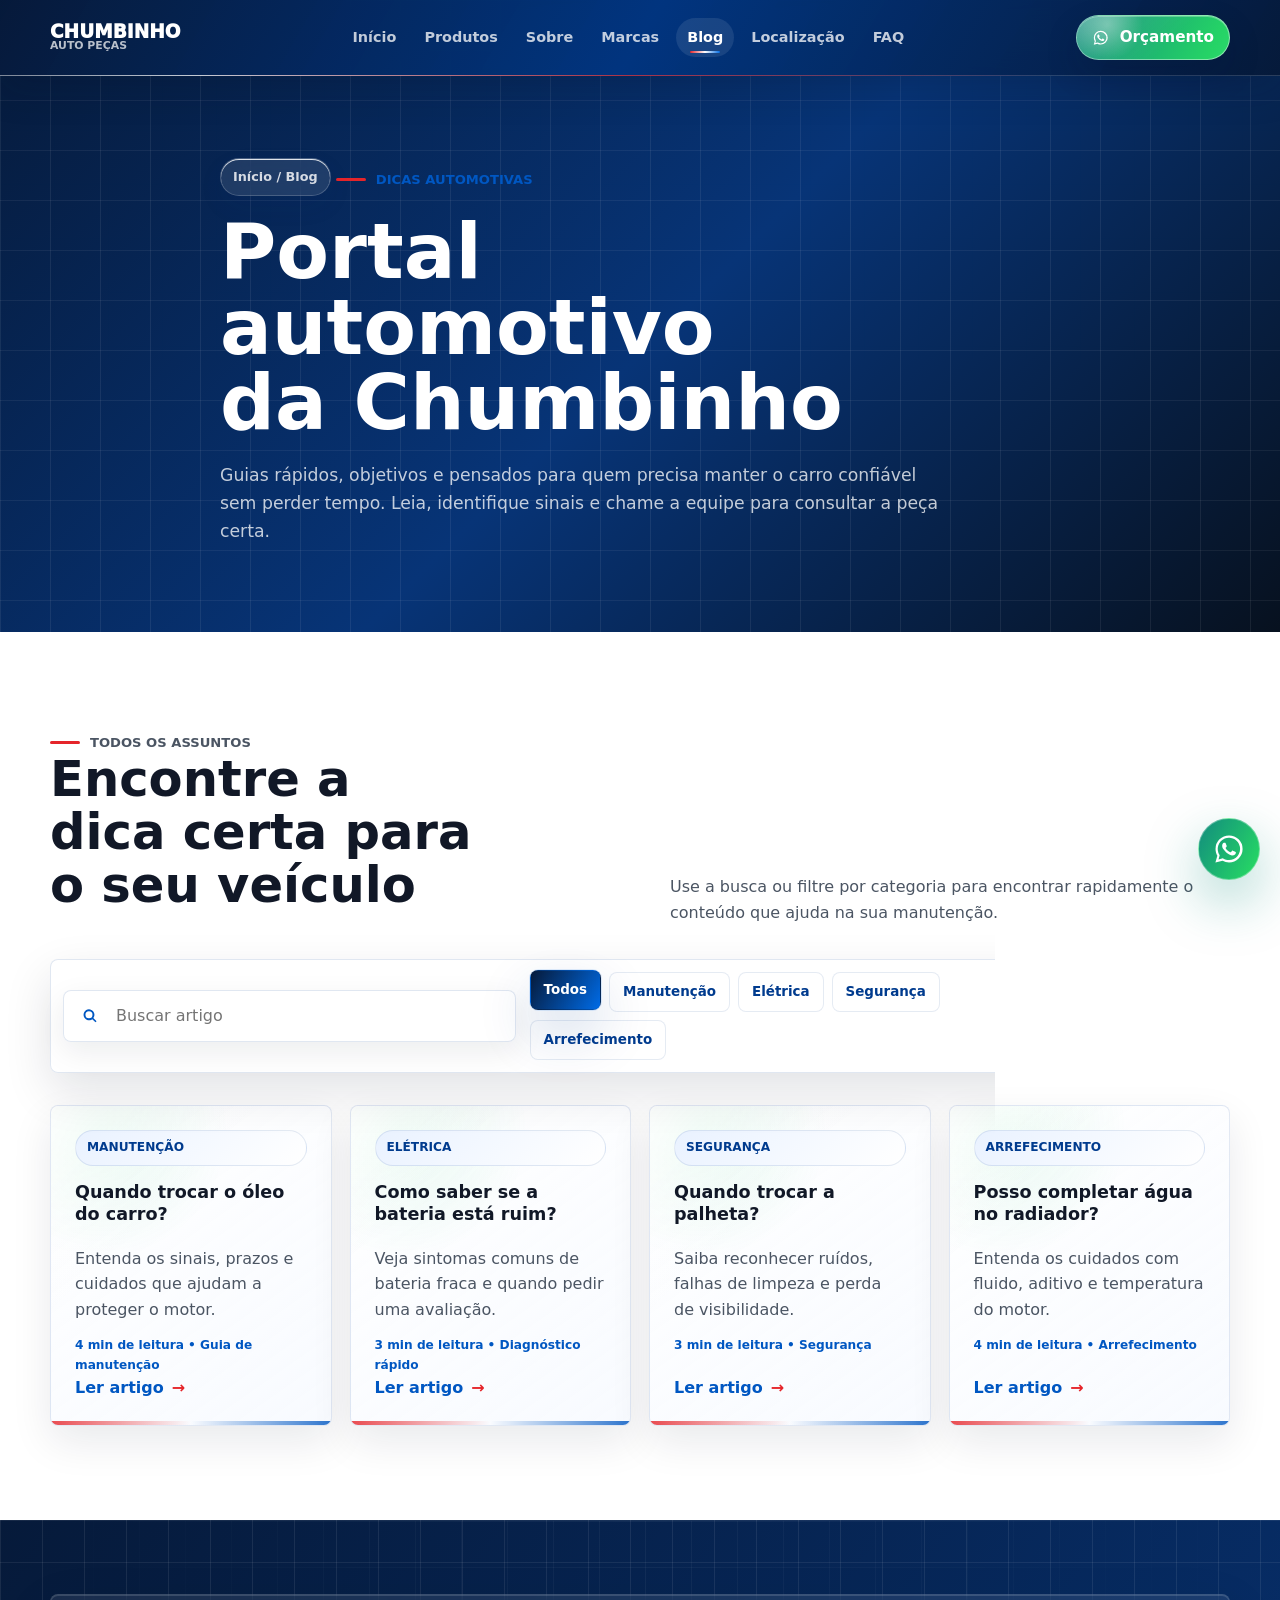
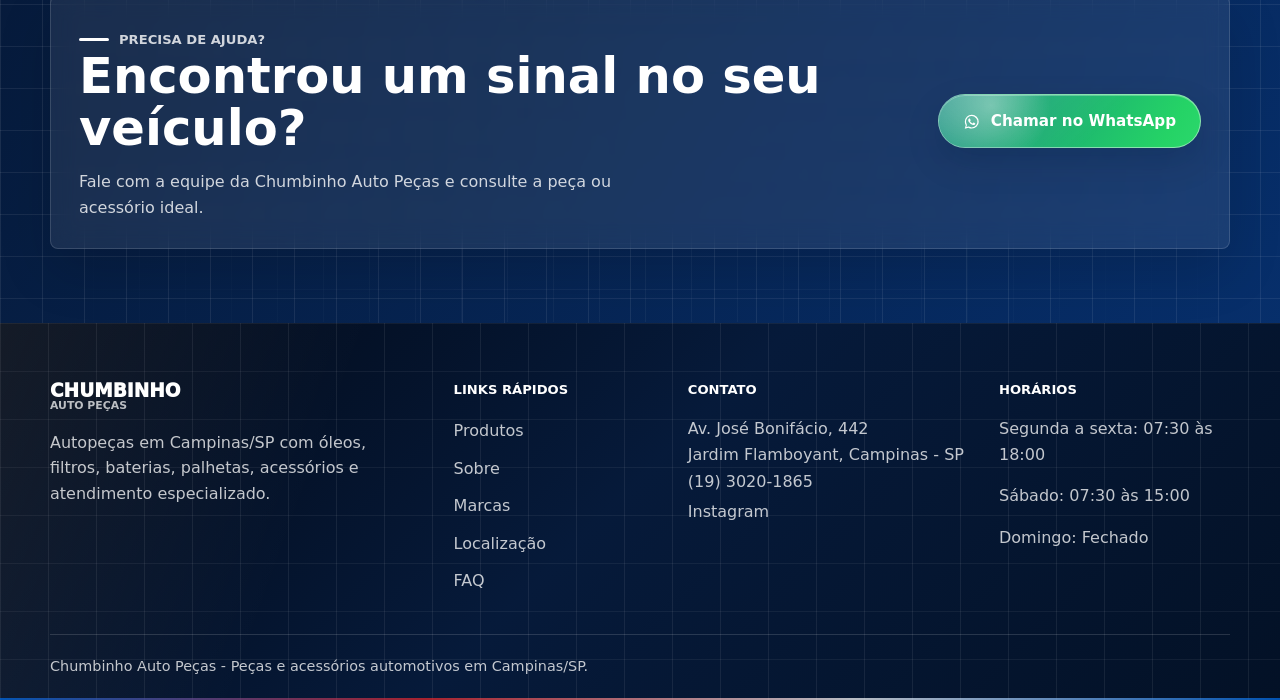
<file: blog.html>
<!DOCTYPE html>
<html lang="pt-BR">
  <head>
    <meta charset="UTF-8" />
    <meta name="viewport" content="width=device-width, initial-scale=1.0" />
    <title>Dicas Automotivas | Blog Chumbinho Auto Peças Campinas/SP</title>
    <meta
      name="description"
      content="Dicas automotivas da Chumbinho Auto Peças para manutenção, bateria, palhetas, arrefecimento e cuidados com o veículo em Campinas/SP."
    />
    <meta
      name="keywords"
      content="dicas automotivas, manutenção carro, trocar óleo, bateria ruim, trocar palheta, água no radiador, Chumbinho Auto Peças"
    />
    <meta name="robots" content="index, follow" />
    <link rel="canonical" href="https://chumbinhoautopecas.com.br/blog.html" />
    <meta name="theme-color" content="#003B8E" />

    <meta property="og:locale" content="pt_BR" />
    <meta property="og:type" content="website" />
    <meta property="og:title" content="Dicas Automotivas | Chumbinho Auto Peças" />
    <meta
      property="og:description"
      content="Conteúdos simples para cuidar melhor do carro e identificar quando procurar peças, óleos, filtros e acessórios."
    />
    <meta property="og:url" content="https://chumbinhoautopecas.com.br/blog.html" />
    <meta property="og:site_name" content="Chumbinho Auto Peças" />

    <link rel="stylesheet" href="style.css" />
    <script src="script.js" defer></script>
  </head>
  <body>
    <a class="skip-link" href="#conteudo">Ir para o conteúdo</a>

    <header class="site-header" id="site-header">
      <nav class="nav container" aria-label="Navegação principal">
        <a class="brand" href="index.html" aria-label="Chumbinho Auto Peças - Início">
          <img
            src="https://i.postimg.cc/fLSyY447/Sem-Titulo-ccc.png"
            alt="Logo Chumbinho Auto Peças"
            class="brand-logo"
          />
        </a>

        <button
          class="nav-toggle"
          type="button"
          aria-label="Abrir menu"
          aria-controls="primary-menu"
          aria-expanded="false"
        >
          <span></span>
          <span></span>
          <span></span>
        </button>

        <ul class="nav-menu" id="primary-menu">
          <li><a href="index.html#inicio">Início</a></li>
          <li><a href="index.html#produtos">Produtos</a></li>
          <li><a href="index.html#sobre">Sobre</a></li>
          <li><a href="index.html#marcas">Marcas</a></li>
          <li><a href="index.html#blog">Blog</a></li>
          <li><a href="index.html#localizacao">Localização</a></li>
          <li><a href="index.html#faq">FAQ</a></li>
        </ul>

        <a
          class="btn btn--whatsapp nav-whatsapp"
          href="https://wa.me/551930201865?text=Ol%C3%A1!%20Vim%20pelo%20site%20da%20Chumbinho%20Auto%20Pe%C3%A7as%20e%20gostaria%20de%20fazer%20um%20or%C3%A7amento."
          target="_blank"
          rel="noopener"
        >
          <svg class="icon" viewBox="0 0 32 32" aria-hidden="true">
            <path d="M16.04 3.2A12.73 12.73 0 0 0 3.33 15.9c0 2.24.59 4.42 1.72 6.34L3.2 28.8l6.72-1.77a12.72 12.72 0 0 0 6.11 1.56h.01A12.72 12.72 0 0 0 28.8 15.9 12.73 12.73 0 0 0 16.04 3.2Zm0 23.25h-.01c-1.94 0-3.84-.52-5.49-1.5l-.39-.23-3.99 1.05 1.06-3.89-.25-.4a10.54 10.54 0 1 1 9.07 4.97Zm5.78-7.89c-.32-.16-1.87-.92-2.16-1.03-.29-.1-.5-.16-.72.16-.21.32-.82 1.03-1.01 1.24-.19.21-.37.24-.69.08-.32-.16-1.34-.49-2.55-1.57-.94-.84-1.58-1.87-1.77-2.19-.18-.32-.02-.49.14-.65.14-.14.32-.37.48-.56.16-.19.21-.32.32-.53.1-.21.05-.4-.03-.56-.08-.16-.72-1.73-.98-2.37-.26-.62-.52-.54-.72-.55h-.61c-.21 0-.56.08-.85.4-.29.32-1.11 1.09-1.11 2.64 0 1.56 1.14 3.07 1.3 3.28.16.21 2.24 3.42 5.43 4.8.76.33 1.35.52 1.81.67.76.24 1.45.21 2 .13.61-.09 1.87-.77 2.14-1.51.26-.74.26-1.38.18-1.51-.08-.13-.29-.21-.61-.37Z" />
          </svg>
          Orçamento
        </a>
      </nav>
    </header>

    <main class="blog-page-main" id="conteudo">
      <section class="blog-page-hero" aria-labelledby="blog-page-title">
        <div class="container blog-page-hero__inner" data-reveal>
          <a class="brands-breadcrumb" href="index.html#blog">Início / Blog</a>
          <p class="eyebrow"><span></span>Dicas automotivas</p>
            <h1 id="blog-page-title">Portal automotivo da Chumbinho</h1>
            <p>
            Guias rápidos, objetivos e pensados para quem precisa manter o carro confiável sem perder tempo. Leia,
            identifique sinais e chame a equipe para consultar a peça certa.
            </p>
        </div>
      </section>

      <section class="blog-directory section" aria-labelledby="blog-directory-title">
        <div class="container">
          <div class="section-heading section-heading--split" data-reveal>
            <div>
              <p class="eyebrow"><span></span>Todos os assuntos</p>
              <h2 id="blog-directory-title">Encontre a dica certa para o seu veículo</h2>
            </div>
            <p>
              Use a busca ou filtre por categoria para encontrar rapidamente o conteúdo que ajuda na sua manutenção.
            </p>
          </div>

          <div class="blog-toolbar" data-reveal>
            <label class="blog-search">
              <span class="sr-only">Buscar artigo</span>
              <svg class="icon" viewBox="0 0 24 24" aria-hidden="true">
                <path d="m20.3 18.9-4.2-4.2a7.1 7.1 0 1 0-1.4 1.4l4.2 4.2 1.4-1.4ZM5.8 10.4a4.6 4.6 0 1 1 9.2 0 4.6 4.6 0 0 1-9.2 0Z" />
              </svg>
              <input id="blog-search" type="search" placeholder="Buscar artigo" autocomplete="off" />
            </label>

            <div class="blog-filter" aria-label="Filtrar artigos por categoria">
              <button class="is-active" type="button" data-blog-filter="all">Todos</button>
              <button type="button" data-blog-filter="manutencao">Manutenção</button>
              <button type="button" data-blog-filter="eletrica">Elétrica</button>
              <button type="button" data-blog-filter="seguranca">Segurança</button>
              <button type="button" data-blog-filter="arrefecimento">Arrefecimento</button>
            </div>

            <p class="blog-count" id="blog-count">4 artigos encontrados</p>
          </div>

          <div class="blog-grid blog-grid--directory" data-reveal>
            <article class="article-card" data-blog-card data-blog-category="manutencao">
              <span>Manutenção</span>
              <h3>Quando trocar o óleo do carro?</h3>
              <p>Entenda os sinais, prazos e cuidados que ajudam a proteger o motor.</p>
              <small class="article-card__meta">4 min de leitura • Guia de manutenção</small>
              <a href="blog/quando-trocar-o-oleo-do-carro.html" class="article-card__link">Ler artigo</a>
            </article>

            <article class="article-card" data-blog-card data-blog-category="eletrica">
              <span>Elétrica</span>
              <h3>Como saber se a bateria está ruim?</h3>
              <p>Veja sintomas comuns de bateria fraca e quando pedir uma avaliação.</p>
              <small class="article-card__meta">3 min de leitura • Diagnóstico rápido</small>
              <a href="blog/como-saber-se-a-bateria-esta-ruim.html" class="article-card__link">Ler artigo</a>
            </article>

            <article class="article-card" data-blog-card data-blog-category="seguranca">
              <span>Segurança</span>
              <h3>Quando trocar a palheta?</h3>
              <p>Saiba reconhecer ruídos, falhas de limpeza e perda de visibilidade.</p>
              <small class="article-card__meta">3 min de leitura • Segurança</small>
              <a href="blog/quando-trocar-a-palheta.html" class="article-card__link">Ler artigo</a>
            </article>

            <article class="article-card" data-blog-card data-blog-category="arrefecimento">
              <span>Arrefecimento</span>
              <h3>Posso completar água no radiador?</h3>
              <p>Entenda os cuidados com fluido, aditivo e temperatura do motor.</p>
              <small class="article-card__meta">4 min de leitura • Arrefecimento</small>
              <a href="blog/posso-completar-agua-no-radiador.html" class="article-card__link">Ler artigo</a>
            </article>
          </div>

          <p class="blog-empty" id="blog-empty">Nenhum artigo encontrado para essa busca.</p>
        </div>
      </section>

      <section class="final-cta" aria-labelledby="blog-cta-title">
        <div class="container final-cta__inner" data-reveal>
          <div>
            <p class="eyebrow eyebrow--light"><span></span>Precisa de ajuda?</p>
            <h2 id="blog-cta-title">Encontrou um sinal no seu veículo?</h2>
            <p>Fale com a equipe da Chumbinho Auto Peças e consulte a peça ou acessório ideal.</p>
          </div>
          <a
            class="btn btn--whatsapp btn--large"
            href="https://wa.me/551930201865?text=Ol%C3%A1!%20Vim%20pelo%20site%20da%20Chumbinho%20Auto%20Pe%C3%A7as%20e%20gostaria%20de%20tirar%20uma%20d%C3%BAvida%20sobre%20pe%C3%A7as%20automotivas."
            target="_blank"
            rel="noopener"
          >
            <svg class="icon" viewBox="0 0 32 32" aria-hidden="true">
              <path d="M16.04 3.2A12.73 12.73 0 0 0 3.33 15.9c0 2.24.59 4.42 1.72 6.34L3.2 28.8l6.72-1.77a12.72 12.72 0 0 0 6.11 1.56h.01A12.72 12.72 0 0 0 28.8 15.9 12.73 12.73 0 0 0 16.04 3.2Zm0 23.25h-.01c-1.94 0-3.84-.52-5.49-1.5l-.39-.23-3.99 1.05 1.06-3.89-.25-.4a10.54 10.54 0 1 1 9.07 4.97Zm5.78-7.89c-.32-.16-1.87-.92-2.16-1.03-.29-.1-.5-.16-.72.16-.21.32-.82 1.03-1.01 1.24-.19.21-.37.24-.69.08-.32-.16-1.34-.49-2.55-1.57-.94-.84-1.58-1.87-1.77-2.19-.18-.32-.02-.49.14-.65.14-.14.32-.37.48-.56.16-.19.21-.32.32-.53.1-.21.05-.4-.03-.56-.08-.16-.72-1.73-.98-2.37-.26-.62-.52-.54-.72-.55h-.61c-.21 0-.56.08-.85.4-.29.32-1.11 1.09-1.11 2.64 0 1.56 1.14 3.07 1.3 3.28.16.21 2.24 3.42 5.43 4.8.76.33 1.35.52 1.81.67.76.24 1.45.21 2 .13.61-.09 1.87-.77 2.14-1.51.26-.74.26-1.38.18-1.51-.08-.13-.29-.21-.61-.37Z" />
            </svg>
            Chamar no WhatsApp
          </a>
        </div>
      </section>
    </main>

    <footer class="site-footer">
      <div class="container footer__grid">
        <div class="footer__brand">
          <a class="brand brand--footer" href="index.html" aria-label="Chumbinho Auto Peças">
            <img
              src="https://i.postimg.cc/fLSyY447/Sem-Titulo-ccc.png"
              alt="Logo Chumbinho Auto Peças"
              class="brand-logo footer-logo"
            />
          </a>
          <p>
            Autopeças em Campinas/SP com óleos, filtros, baterias, palhetas, acessórios e atendimento especializado.
          </p>
        </div>
        <div>
          <strong class="footer-title">Links rápidos</strong>
          <ul class="footer-links">
            <li><a href="index.html#produtos">Produtos</a></li>
            <li><a href="index.html#sobre">Sobre</a></li>
            <li><a href="index.html#marcas">Marcas</a></li>
            <li><a href="index.html#localizacao">Localização</a></li>
            <li><a href="index.html#faq">FAQ</a></li>
          </ul>
        </div>
        <div>
          <strong class="footer-title">Contato</strong>
          <address>
            Av. José Bonifácio, 442<br />
            Jardim Flamboyant, Campinas - SP<br />
            <a href="tel:+551930201865">(19) 3020-1865</a><br />
            <a href="https://www.instagram.com/chumbinho.autopecas/" target="_blank" rel="noopener">Instagram</a>
          </address>
        </div>
        <div>
          <strong class="footer-title">Horários</strong>
          <p>Segunda a sexta: 07:30 às 18:00</p>
          <p>Sábado: 07:30 às 15:00</p>
          <p>Domingo: Fechado</p>
        </div>
      </div>
      <div class="container footer__bottom">
        <p>Chumbinho Auto Peças - Peças e acessórios automotivos em Campinas/SP.</p>
      </div>
    </footer>

    <a
      class="floating-whatsapp"
      href="https://wa.me/551930201865?text=Ol%C3%A1!%20Vim%20pelo%20site%20da%20Chumbinho%20Auto%20Pe%C3%A7as%20e%20gostaria%20de%20fazer%20um%20or%C3%A7amento."
      target="_blank"
      rel="noopener"
      aria-label="Solicitar orçamento pelo WhatsApp"
      data-tooltip="Solicitar orçamento"
    >
      <svg viewBox="0 0 32 32" aria-hidden="true">
        <path d="M16.04 3.2A12.73 12.73 0 0 0 3.33 15.9c0 2.24.59 4.42 1.72 6.34L3.2 28.8l6.72-1.77a12.72 12.72 0 0 0 6.11 1.56h.01A12.72 12.72 0 0 0 28.8 15.9 12.73 12.73 0 0 0 16.04 3.2Zm0 23.25h-.01c-1.94 0-3.84-.52-5.49-1.5l-.39-.23-3.99 1.05 1.06-3.89-.25-.4a10.54 10.54 0 1 1 9.07 4.97Zm5.78-7.89c-.32-.16-1.87-.92-2.16-1.03-.29-.1-.5-.16-.72.16-.21.32-.82 1.03-1.01 1.24-.19.21-.37.24-.69.08-.32-.16-1.34-.49-2.55-1.57-.94-.84-1.58-1.87-1.77-2.19-.18-.32-.02-.49.14-.65.14-.14.32-.37.48-.56.16-.19.21-.32.32-.53.1-.21.05-.4-.03-.56-.08-.16-.72-1.73-.98-2.37-.26-.62-.52-.54-.72-.55h-.61c-.21 0-.56.08-.85.4-.29.32-1.11 1.09-1.11 2.64 0 1.56 1.14 3.07 1.3 3.28.16.21 2.24 3.42 5.43 4.8.76.33 1.35.52 1.81.67.76.24 1.45.21 2 .13.61-.09 1.87-.77 2.14-1.51.26-.74.26-1.38.18-1.51-.08-.13-.29-.21-.61-.37Z" />
      </svg>
    </a>
  </body>
</html>
</file>
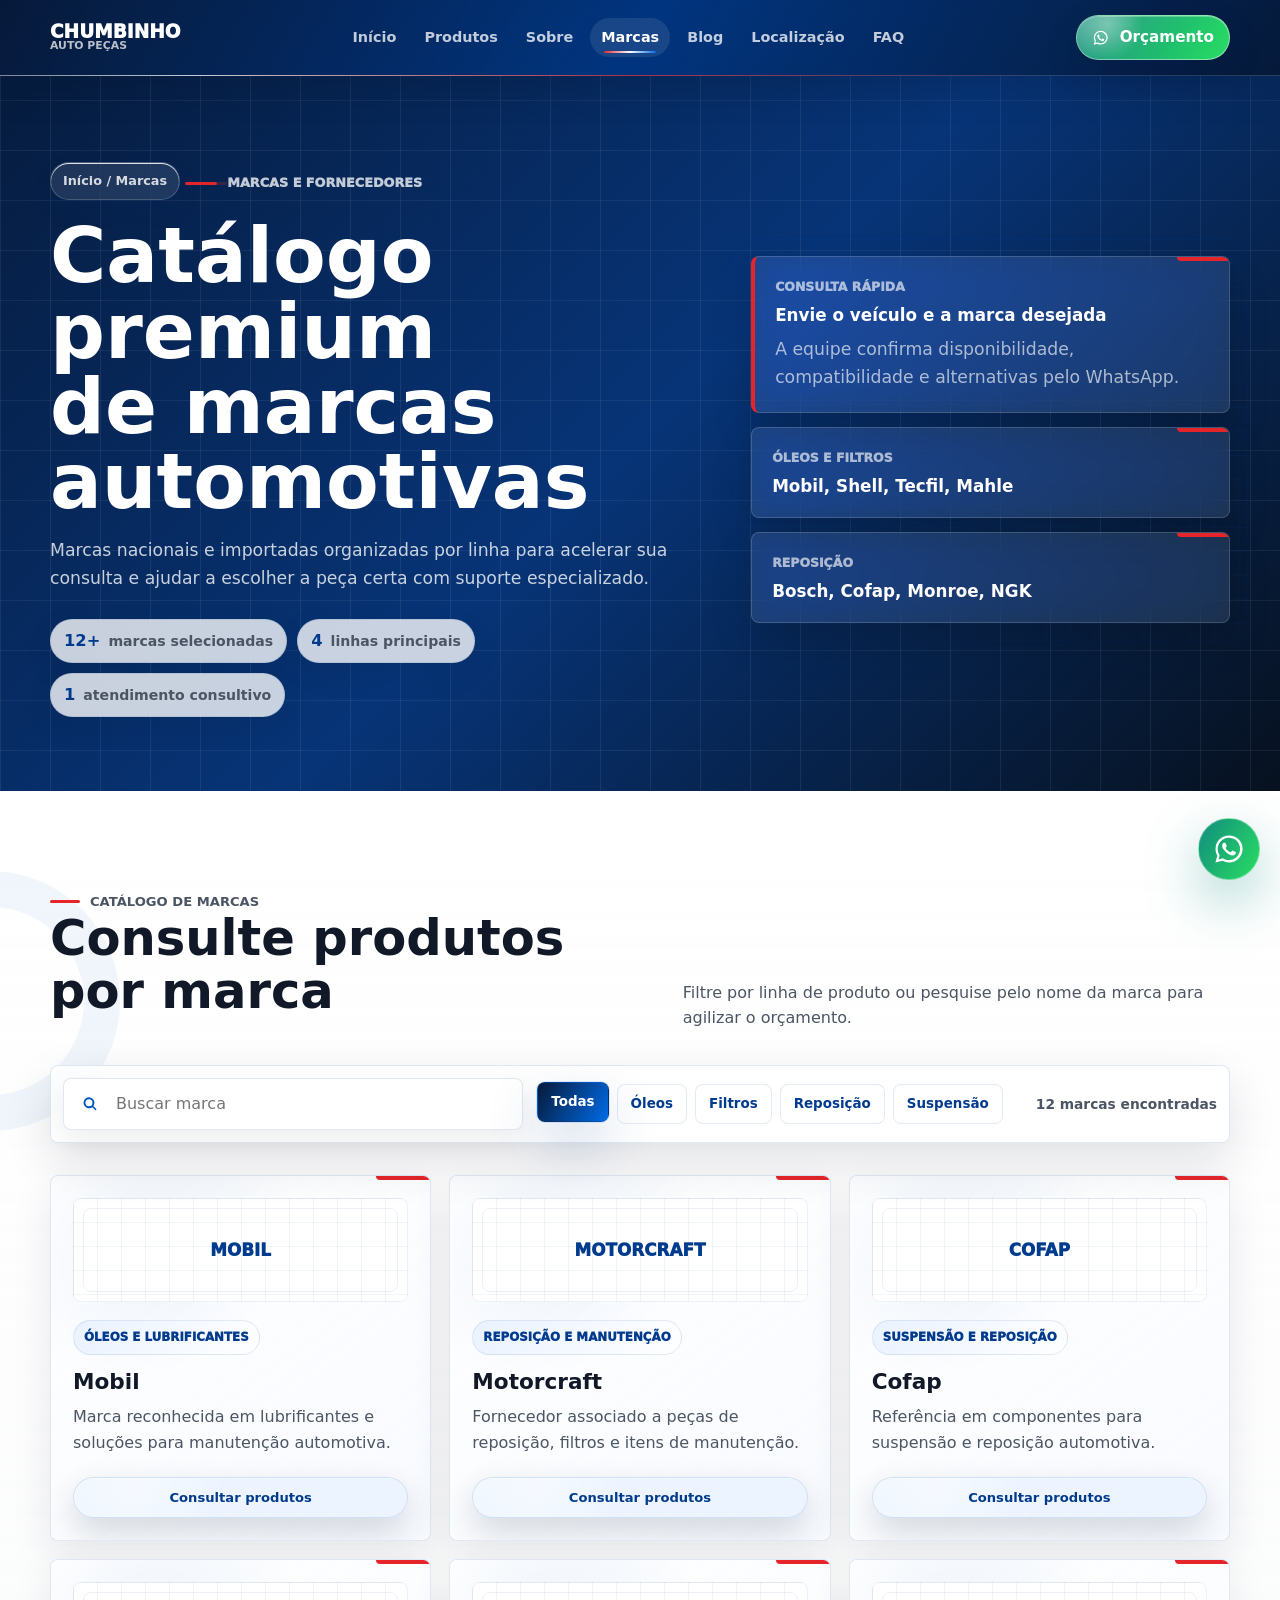
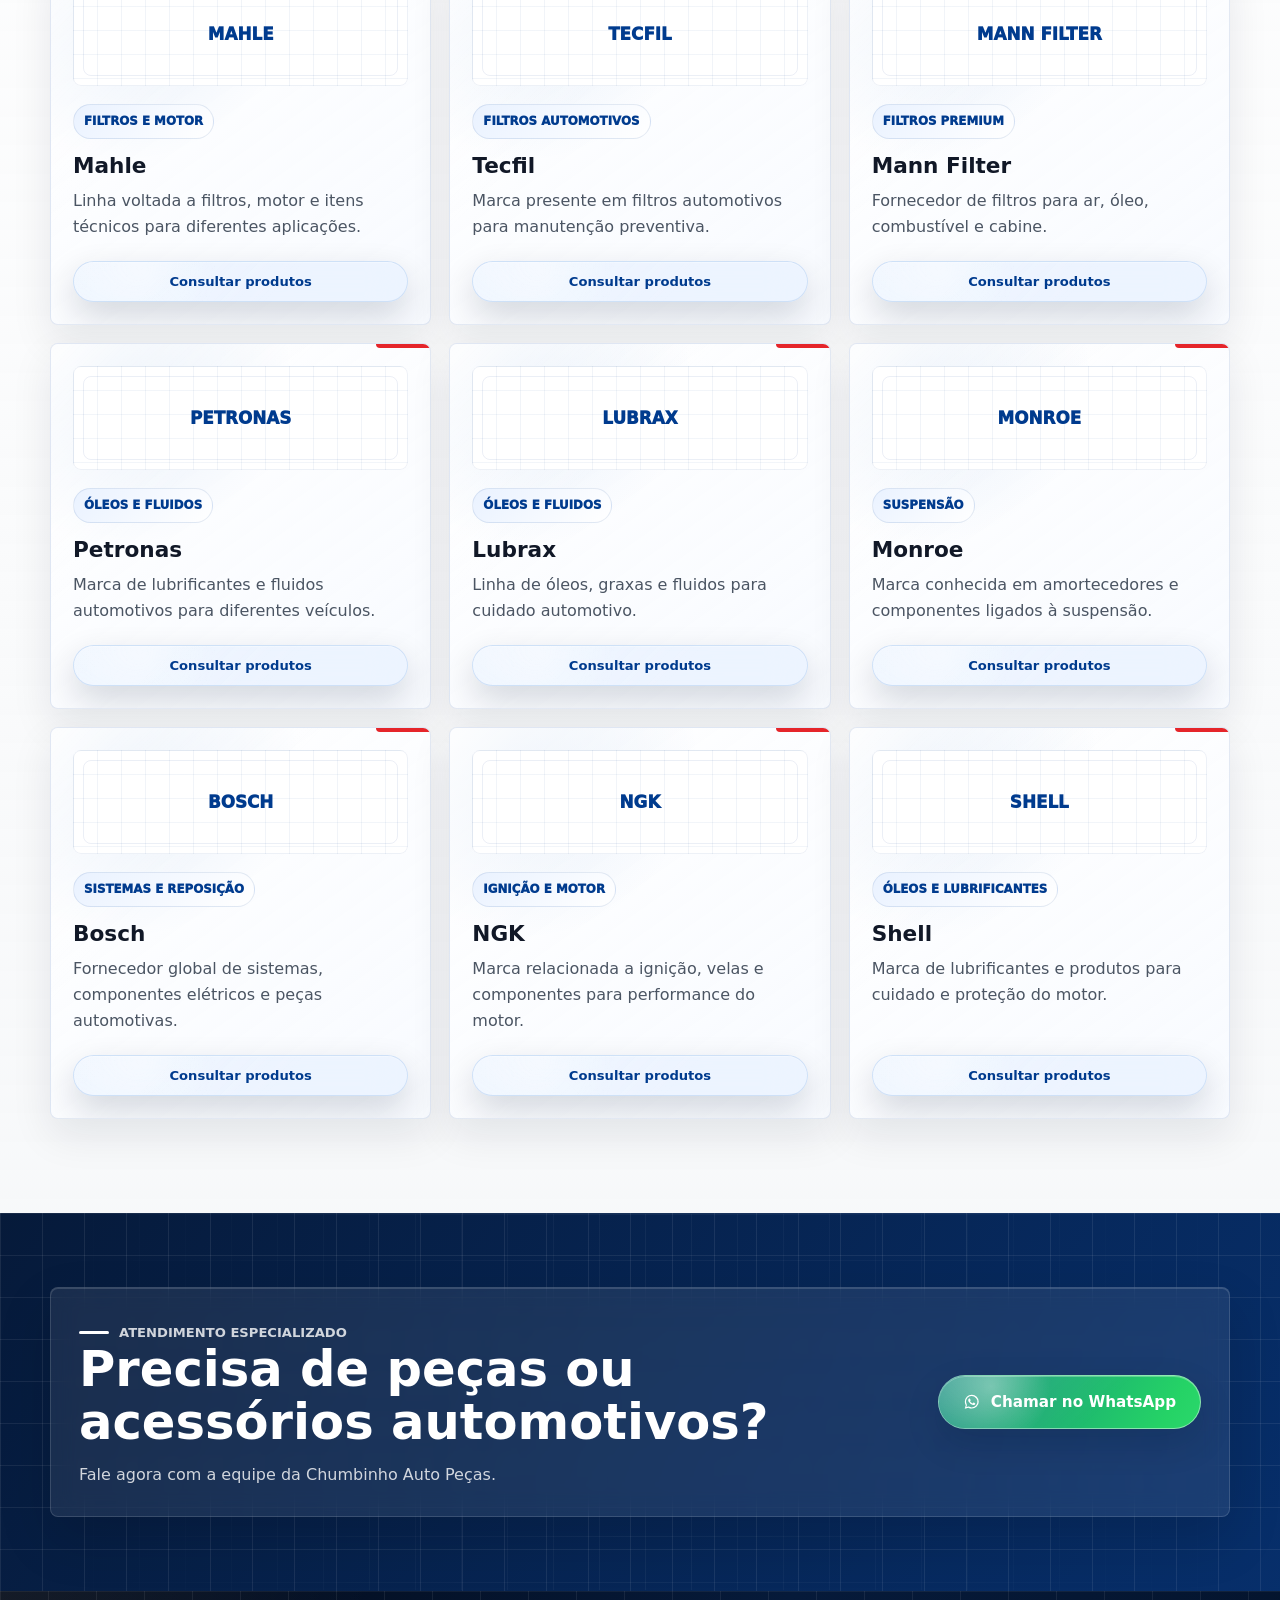
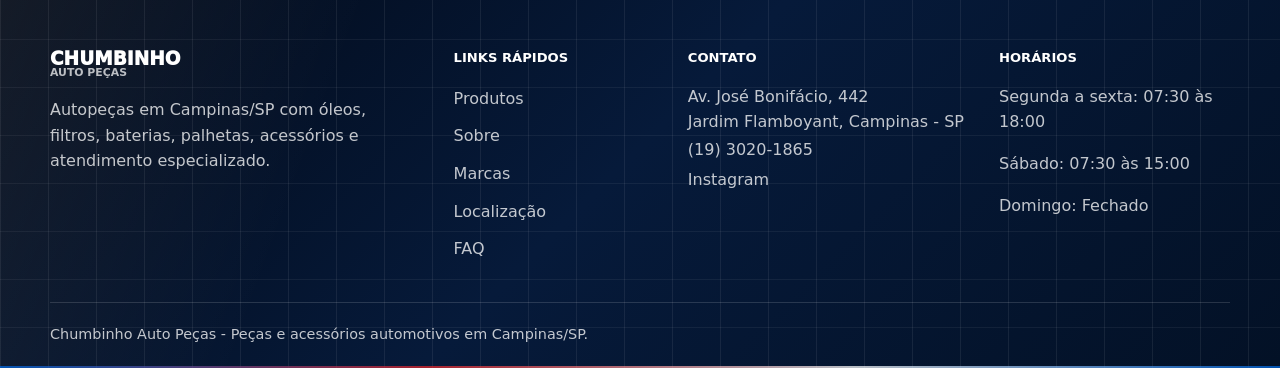
<file: marcas.html>
<!DOCTYPE html>
<html lang="pt-BR">
  <head>
    <meta charset="UTF-8" />
    <meta name="viewport" content="width=device-width, initial-scale=1.0" />
    <title>Marcas que Trabalhamos | Chumbinho Auto Peças Campinas/SP</title>
    <meta
      name="description"
      content="Conheça marcas e fornecedores trabalhados pela Chumbinho Auto Peças em Campinas/SP para peças, óleos, filtros e acessórios automotivos."
    />
    <meta
      name="keywords"
      content="marcas autopeças Campinas, Mobil, Bosch, NGK, Shell, Motorcraft, Cofap, Mahle, Tecfil, Mann Filter, Petronas, Lubrax, Monroe"
    />
    <meta name="robots" content="index, follow" />
    <link rel="canonical" href="https://chumbinhoautopecas.com.br/marcas.html" />
    <meta name="theme-color" content="#003B8E" />

    <meta property="og:locale" content="pt_BR" />
    <meta property="og:type" content="website" />
    <meta property="og:title" content="Marcas que Trabalhamos | Chumbinho Auto Peças" />
    <meta
      property="og:description"
      content="Fornecedores reconhecidos no mercado automotivo para peças, óleos, filtros e acessórios em Campinas/SP."
    />
    <meta property="og:url" content="https://chumbinhoautopecas.com.br/marcas.html" />
    <meta property="og:site_name" content="Chumbinho Auto Peças" />

    <link rel="stylesheet" href="style.css" />
    <script src="script.js" defer></script>
  </head>
  <body>
    <a class="skip-link" href="#conteudo">Ir para o conteúdo</a>

    <header class="site-header" id="site-header">
      <nav class="nav container" aria-label="Navegação principal">
        <a class="brand" href="index.html" aria-label="Chumbinho Auto Peças - Início">
          <img
            src="https://i.postimg.cc/fLSyY447/Sem-Titulo-ccc.png"
            alt="Logo Chumbinho Auto Peças"
            class="brand-logo"
          />
        </a>

        <button
          class="nav-toggle"
          type="button"
          aria-label="Abrir menu"
          aria-controls="primary-menu"
          aria-expanded="false"
        >
          <span></span>
          <span></span>
          <span></span>
        </button>

        <ul class="nav-menu" id="primary-menu">
          <li><a href="index.html#inicio">Início</a></li>
          <li><a href="index.html#produtos">Produtos</a></li>
          <li><a href="index.html#sobre">Sobre</a></li>
          <li><a href="index.html#marcas">Marcas</a></li>
          <li><a href="index.html#blog">Blog</a></li>
          <li><a href="index.html#localizacao">Localização</a></li>
          <li><a href="index.html#faq">FAQ</a></li>
        </ul>

        <a
          class="btn btn--whatsapp nav-whatsapp"
          href="https://wa.me/551930201865?text=Ol%C3%A1!%20Vim%20pelo%20site%20da%20Chumbinho%20Auto%20Pe%C3%A7as%20e%20gostaria%20de%20fazer%20um%20or%C3%A7amento."
          target="_blank"
          rel="noopener"
        >
          <svg class="icon" viewBox="0 0 32 32" aria-hidden="true">
            <path d="M16.04 3.2A12.73 12.73 0 0 0 3.33 15.9c0 2.24.59 4.42 1.72 6.34L3.2 28.8l6.72-1.77a12.72 12.72 0 0 0 6.11 1.56h.01A12.72 12.72 0 0 0 28.8 15.9 12.73 12.73 0 0 0 16.04 3.2Zm0 23.25h-.01c-1.94 0-3.84-.52-5.49-1.5l-.39-.23-3.99 1.05 1.06-3.89-.25-.4a10.54 10.54 0 1 1 9.07 4.97Zm5.78-7.89c-.32-.16-1.87-.92-2.16-1.03-.29-.1-.5-.16-.72.16-.21.32-.82 1.03-1.01 1.24-.19.21-.37.24-.69.08-.32-.16-1.34-.49-2.55-1.57-.94-.84-1.58-1.87-1.77-2.19-.18-.32-.02-.49.14-.65.14-.14.32-.37.48-.56.16-.19.21-.32.32-.53.1-.21.05-.4-.03-.56-.08-.16-.72-1.73-.98-2.37-.26-.62-.52-.54-.72-.55h-.61c-.21 0-.56.08-.85.4-.29.32-1.11 1.09-1.11 2.64 0 1.56 1.14 3.07 1.3 3.28.16.21 2.24 3.42 5.43 4.8.76.33 1.35.52 1.81.67.76.24 1.45.21 2 .13.61-.09 1.87-.77 2.14-1.51.26-.74.26-1.38.18-1.51-.08-.13-.29-.21-.61-.37Z" />
          </svg>
          Orçamento
        </a>
      </nav>
    </header>

    <main class="brand-page-main" id="conteudo">
      <section class="brands-page-hero" aria-labelledby="brands-page-title">
        <div class="container brands-page-hero__inner">
          <div class="brands-page-hero__copy" data-reveal>
            <a class="brands-breadcrumb" href="index.html#marcas">Início / Marcas</a>
            <p class="brands-tag"><span></span>MARCAS E FORNECEDORES</p>
            <h1 id="brands-page-title">Catálogo premium de marcas automotivas</h1>
            <p>
              Marcas nacionais e importadas organizadas por linha para acelerar sua consulta e ajudar a escolher a peça
              certa com suporte especializado.
            </p>
            <div class="brands-page-kpis" aria-label="Resumo das marcas">
              <span><strong>12+</strong> marcas selecionadas</span>
              <span><strong>4</strong> linhas principais</span>
              <span><strong>1</strong> atendimento consultivo</span>
            </div>
          </div>

          <div class="brands-page-hero__panel" data-reveal aria-label="Linhas de produtos por marca">
            <div class="brands-panel-card brands-panel-card--main">
              <span>Consulta rápida</span>
              <strong>Envie o veículo e a marca desejada</strong>
              <p>A equipe confirma disponibilidade, compatibilidade e alternativas pelo WhatsApp.</p>
            </div>
            <div class="brands-panel-card">
              <span>Óleos e filtros</span>
              <strong>Mobil, Shell, Tecfil, Mahle</strong>
            </div>
            <div class="brands-panel-card">
              <span>Reposição</span>
              <strong>Bosch, Cofap, Monroe, NGK</strong>
            </div>
          </div>
        </div>
      </section>

      <section class="brands-directory section" aria-labelledby="brands-directory-title">
        <div class="container">
          <div class="section-heading section-heading--split" data-reveal>
            <div>
              <p class="eyebrow"><span></span>Catálogo de marcas</p>
              <h2 id="brands-directory-title">Consulte produtos por marca</h2>
            </div>
            <p>
              Filtre por linha de produto ou pesquise pelo nome da marca para agilizar o orçamento.
            </p>
          </div>

          <div class="brands-toolbar" data-reveal>
            <label class="brand-search">
              <span class="sr-only">Buscar marca</span>
              <svg class="icon" viewBox="0 0 24 24" aria-hidden="true">
                <path d="m20.3 18.9-4.2-4.2a7.1 7.1 0 1 0-1.4 1.4l4.2 4.2 1.4-1.4ZM5.8 10.4a4.6 4.6 0 1 1 9.2 0 4.6 4.6 0 0 1-9.2 0Z" />
              </svg>
              <input id="brand-search" type="search" placeholder="Buscar marca" autocomplete="off" />
            </label>

            <div class="brands-filter" aria-label="Filtrar marcas por categoria">
              <button class="is-active" type="button" data-brand-filter="all">Todas</button>
              <button type="button" data-brand-filter="oleos">Óleos</button>
              <button type="button" data-brand-filter="filtros">Filtros</button>
              <button type="button" data-brand-filter="reposicao">Reposição</button>
              <button type="button" data-brand-filter="suspensao">Suspensão</button>
            </div>

            <p class="brands-count" id="brands-count">12 marcas encontradas</p>
          </div>

          <div class="brands-grid" data-reveal>
            <article class="brand-directory-card" data-brand-card data-brand-name="Mobil" data-brand-category="oleos">
              <div class="brand-directory-card__logo brand-directory-card__logo--text" data-brand-name="Mobil" aria-hidden="true"></div>
              <span class="brand-directory-card__tag">Óleos e lubrificantes</span>
              <h3>Mobil</h3>
              <p>Marca reconhecida em lubrificantes e soluções para manutenção automotiva.</p>
              <a class="btn btn--small" href="https://wa.me/551930201865?text=Ol%C3%A1!%20Vim%20pelo%20site%20da%20Chumbinho%20Auto%20Pe%C3%A7as%20e%20gostaria%20de%20consultar%20produtos%20da%20marca%20Mobil." target="_blank" rel="noopener">Consultar produtos</a>
            </article>

            <article class="brand-directory-card" data-brand-card data-brand-name="Motorcraft" data-brand-category="reposicao filtros">
              <div class="brand-directory-card__logo brand-directory-card__logo--text" data-brand-name="Motorcraft" aria-hidden="true"></div>
              <span class="brand-directory-card__tag">Reposição e manutenção</span>
              <h3>Motorcraft</h3>
              <p>Fornecedor associado a peças de reposição, filtros e itens de manutenção.</p>
              <a class="btn btn--small" href="https://wa.me/551930201865?text=Ol%C3%A1!%20Vim%20pelo%20site%20da%20Chumbinho%20Auto%20Pe%C3%A7as%20e%20gostaria%20de%20consultar%20produtos%20da%20marca%20Motorcraft." target="_blank" rel="noopener">Consultar produtos</a>
            </article>

            <article class="brand-directory-card" data-brand-card data-brand-name="Cofap" data-brand-category="reposicao suspensao">
              <div class="brand-directory-card__logo brand-directory-card__logo--text" data-brand-name="Cofap" aria-hidden="true"></div>
              <span class="brand-directory-card__tag">Suspensão e reposição</span>
              <h3>Cofap</h3>
              <p>Referência em componentes para suspensão e reposição automotiva.</p>
              <a class="btn btn--small" href="https://wa.me/551930201865?text=Ol%C3%A1!%20Vim%20pelo%20site%20da%20Chumbinho%20Auto%20Pe%C3%A7as%20e%20gostaria%20de%20consultar%20produtos%20da%20marca%20Cofap." target="_blank" rel="noopener">Consultar produtos</a>
            </article>

            <article class="brand-directory-card" data-brand-card data-brand-name="Mahle" data-brand-category="filtros reposicao">
              <div class="brand-directory-card__logo brand-directory-card__logo--text" data-brand-name="Mahle" aria-hidden="true"></div>
              <span class="brand-directory-card__tag">Filtros e motor</span>
              <h3>Mahle</h3>
              <p>Linha voltada a filtros, motor e itens técnicos para diferentes aplicações.</p>
              <a class="btn btn--small" href="https://wa.me/551930201865?text=Ol%C3%A1!%20Vim%20pelo%20site%20da%20Chumbinho%20Auto%20Pe%C3%A7as%20e%20gostaria%20de%20consultar%20produtos%20da%20marca%20Mahle." target="_blank" rel="noopener">Consultar produtos</a>
            </article>

            <article class="brand-directory-card" data-brand-card data-brand-name="Tecfil" data-brand-category="filtros">
              <div class="brand-directory-card__logo brand-directory-card__logo--text" data-brand-name="Tecfil" aria-hidden="true"></div>
              <span class="brand-directory-card__tag">Filtros automotivos</span>
              <h3>Tecfil</h3>
              <p>Marca presente em filtros automotivos para manutenção preventiva.</p>
              <a class="btn btn--small" href="https://wa.me/551930201865?text=Ol%C3%A1!%20Vim%20pelo%20site%20da%20Chumbinho%20Auto%20Pe%C3%A7as%20e%20gostaria%20de%20consultar%20produtos%20da%20marca%20Tecfil." target="_blank" rel="noopener">Consultar produtos</a>
            </article>

            <article class="brand-directory-card" data-brand-card data-brand-name="Mann Filter" data-brand-category="filtros">
              <div class="brand-directory-card__logo brand-directory-card__logo--text" data-brand-name="Mann Filter" aria-hidden="true"></div>
              <span class="brand-directory-card__tag">Filtros premium</span>
              <h3>Mann Filter</h3>
              <p>Fornecedor de filtros para ar, óleo, combustível e cabine.</p>
              <a class="btn btn--small" href="https://wa.me/551930201865?text=Ol%C3%A1!%20Vim%20pelo%20site%20da%20Chumbinho%20Auto%20Pe%C3%A7as%20e%20gostaria%20de%20consultar%20produtos%20da%20marca%20Mann%20Filter." target="_blank" rel="noopener">Consultar produtos</a>
            </article>

            <article class="brand-directory-card" data-brand-card data-brand-name="Petronas" data-brand-category="oleos">
              <div class="brand-directory-card__logo brand-directory-card__logo--text" data-brand-name="Petronas" aria-hidden="true"></div>
              <span class="brand-directory-card__tag">Óleos e fluidos</span>
              <h3>Petronas</h3>
              <p>Marca de lubrificantes e fluidos automotivos para diferentes veículos.</p>
              <a class="btn btn--small" href="https://wa.me/551930201865?text=Ol%C3%A1!%20Vim%20pelo%20site%20da%20Chumbinho%20Auto%20Pe%C3%A7as%20e%20gostaria%20de%20consultar%20produtos%20da%20marca%20Petronas." target="_blank" rel="noopener">Consultar produtos</a>
            </article>

            <article class="brand-directory-card" data-brand-card data-brand-name="Lubrax" data-brand-category="oleos">
              <div class="brand-directory-card__logo brand-directory-card__logo--text" data-brand-name="Lubrax" aria-hidden="true"></div>
              <span class="brand-directory-card__tag">Óleos e fluidos</span>
              <h3>Lubrax</h3>
              <p>Linha de óleos, graxas e fluidos para cuidado automotivo.</p>
              <a class="btn btn--small" href="https://wa.me/551930201865?text=Ol%C3%A1!%20Vim%20pelo%20site%20da%20Chumbinho%20Auto%20Pe%C3%A7as%20e%20gostaria%20de%20consultar%20produtos%20da%20marca%20Lubrax." target="_blank" rel="noopener">Consultar produtos</a>
            </article>

            <article class="brand-directory-card" data-brand-card data-brand-name="Monroe" data-brand-category="suspensao reposicao">
              <div class="brand-directory-card__logo brand-directory-card__logo--text" data-brand-name="Monroe" aria-hidden="true"></div>
              <span class="brand-directory-card__tag">Suspensão</span>
              <h3>Monroe</h3>
              <p>Marca conhecida em amortecedores e componentes ligados à suspensão.</p>
              <a class="btn btn--small" href="https://wa.me/551930201865?text=Ol%C3%A1!%20Vim%20pelo%20site%20da%20Chumbinho%20Auto%20Pe%C3%A7as%20e%20gostaria%20de%20consultar%20produtos%20da%20marca%20Monroe." target="_blank" rel="noopener">Consultar produtos</a>
            </article>

            <article class="brand-directory-card" data-brand-card data-brand-name="Bosch" data-brand-category="reposicao">
              <div class="brand-directory-card__logo brand-directory-card__logo--text" data-brand-name="Bosch" aria-hidden="true"></div>
              <span class="brand-directory-card__tag">Sistemas e reposição</span>
              <h3>Bosch</h3>
              <p>Fornecedor global de sistemas, componentes elétricos e peças automotivas.</p>
              <a class="btn btn--small" href="https://wa.me/551930201865?text=Ol%C3%A1!%20Vim%20pelo%20site%20da%20Chumbinho%20Auto%20Pe%C3%A7as%20e%20gostaria%20de%20consultar%20produtos%20da%20marca%20Bosch." target="_blank" rel="noopener">Consultar produtos</a>
            </article>

            <article class="brand-directory-card" data-brand-card data-brand-name="NGK" data-brand-category="reposicao">
              <div class="brand-directory-card__logo brand-directory-card__logo--text" data-brand-name="NGK" aria-hidden="true"></div>
              <span class="brand-directory-card__tag">Ignição e motor</span>
              <h3>NGK</h3>
              <p>Marca relacionada a ignição, velas e componentes para performance do motor.</p>
              <a class="btn btn--small" href="https://wa.me/551930201865?text=Ol%C3%A1!%20Vim%20pelo%20site%20da%20Chumbinho%20Auto%20Pe%C3%A7as%20e%20gostaria%20de%20consultar%20produtos%20da%20marca%20NGK." target="_blank" rel="noopener">Consultar produtos</a>
            </article>

            <article class="brand-directory-card" data-brand-card data-brand-name="Shell" data-brand-category="oleos">
              <div class="brand-directory-card__logo brand-directory-card__logo--text" data-brand-name="Shell" aria-hidden="true"></div>
              <span class="brand-directory-card__tag">Óleos e lubrificantes</span>
              <h3>Shell</h3>
              <p>Marca de lubrificantes e produtos para cuidado e proteção do motor.</p>
              <a class="btn btn--small" href="https://wa.me/551930201865?text=Ol%C3%A1!%20Vim%20pelo%20site%20da%20Chumbinho%20Auto%20Pe%C3%A7as%20e%20gostaria%20de%20consultar%20produtos%20da%20marca%20Shell." target="_blank" rel="noopener">Consultar produtos</a>
            </article>
          </div>

          <p class="brands-empty" id="brands-empty">Nenhuma marca encontrada para essa busca.</p>
        </div>
      </section>

      <section class="final-cta" aria-labelledby="brand-page-cta-title">
        <div class="container final-cta__inner" data-reveal>
          <div>
            <p class="eyebrow eyebrow--light"><span></span>Atendimento especializado</p>
            <h2 id="brand-page-cta-title">Precisa de peças ou acessórios automotivos?</h2>
            <p>Fale agora com a equipe da Chumbinho Auto Peças.</p>
          </div>
          <a
            class="btn btn--whatsapp btn--large"
            href="https://wa.me/551930201865?text=Ol%C3%A1!%20Vim%20pelo%20site%20da%20Chumbinho%20Auto%20Pe%C3%A7as%20e%20gostaria%20de%20fazer%20um%20or%C3%A7amento."
            target="_blank"
            rel="noopener"
          >
            <svg class="icon" viewBox="0 0 32 32" aria-hidden="true">
              <path d="M16.04 3.2A12.73 12.73 0 0 0 3.33 15.9c0 2.24.59 4.42 1.72 6.34L3.2 28.8l6.72-1.77a12.72 12.72 0 0 0 6.11 1.56h.01A12.72 12.72 0 0 0 28.8 15.9 12.73 12.73 0 0 0 16.04 3.2Zm0 23.25h-.01c-1.94 0-3.84-.52-5.49-1.5l-.39-.23-3.99 1.05 1.06-3.89-.25-.4a10.54 10.54 0 1 1 9.07 4.97Zm5.78-7.89c-.32-.16-1.87-.92-2.16-1.03-.29-.1-.5-.16-.72.16-.21.32-.82 1.03-1.01 1.24-.19.21-.37.24-.69.08-.32-.16-1.34-.49-2.55-1.57-.94-.84-1.58-1.87-1.77-2.19-.18-.32-.02-.49.14-.65.14-.14.32-.37.48-.56.16-.19.21-.32.32-.53.1-.21.05-.4-.03-.56-.08-.16-.72-1.73-.98-2.37-.26-.62-.52-.54-.72-.55h-.61c-.21 0-.56.08-.85.4-.29.32-1.11 1.09-1.11 2.64 0 1.56 1.14 3.07 1.3 3.28.16.21 2.24 3.42 5.43 4.8.76.33 1.35.52 1.81.67.76.24 1.45.21 2 .13.61-.09 1.87-.77 2.14-1.51.26-.74.26-1.38.18-1.51-.08-.13-.29-.21-.61-.37Z" />
            </svg>
            Chamar no WhatsApp
          </a>
        </div>
      </section>
    </main>

    <footer class="site-footer">
      <div class="container footer__grid">
        <div class="footer__brand">
          <a class="brand brand--footer" href="index.html" aria-label="Chumbinho Auto Peças">
            <img
              src="https://i.postimg.cc/fLSyY447/Sem-Titulo-ccc.png"
              alt="Logo Chumbinho Auto Peças"
              class="brand-logo footer-logo"
            />
          </a>
          <p>
            Autopeças em Campinas/SP com óleos, filtros, baterias, palhetas, acessórios e atendimento especializado.
          </p>
        </div>
        <div>
          <strong class="footer-title">Links rápidos</strong>
          <ul class="footer-links">
            <li><a href="index.html#produtos">Produtos</a></li>
            <li><a href="index.html#sobre">Sobre</a></li>
            <li><a href="index.html#marcas">Marcas</a></li>
            <li><a href="index.html#localizacao">Localização</a></li>
            <li><a href="index.html#faq">FAQ</a></li>
          </ul>
        </div>
        <div>
          <strong class="footer-title">Contato</strong>
          <address>
            Av. José Bonifácio, 442<br />
            Jardim Flamboyant, Campinas - SP<br />
            <a href="tel:+551930201865">(19) 3020-1865</a><br />
            <a href="https://www.instagram.com/chumbinho.autopecas/" target="_blank" rel="noopener">Instagram</a>
          </address>
        </div>
        <div>
          <strong class="footer-title">Horários</strong>
          <p>Segunda a sexta: 07:30 às 18:00</p>
          <p>Sábado: 07:30 às 15:00</p>
          <p>Domingo: Fechado</p>
        </div>
      </div>
      <div class="container footer__bottom">
        <p>Chumbinho Auto Peças - Peças e acessórios automotivos em Campinas/SP.</p>
      </div>
    </footer>

    <a
      class="floating-whatsapp"
      href="https://wa.me/551930201865?text=Ol%C3%A1!%20Vim%20pelo%20site%20da%20Chumbinho%20Auto%20Pe%C3%A7as%20e%20gostaria%20de%20fazer%20um%20or%C3%A7amento."
      target="_blank"
      rel="noopener"
      aria-label="Solicitar orçamento pelo WhatsApp"
      data-tooltip="Solicitar orçamento"
    >
      <svg viewBox="0 0 32 32" aria-hidden="true">
        <path d="M16.04 3.2A12.73 12.73 0 0 0 3.33 15.9c0 2.24.59 4.42 1.72 6.34L3.2 28.8l6.72-1.77a12.72 12.72 0 0 0 6.11 1.56h.01A12.72 12.72 0 0 0 28.8 15.9 12.73 12.73 0 0 0 16.04 3.2Zm0 23.25h-.01c-1.94 0-3.84-.52-5.49-1.5l-.39-.23-3.99 1.05 1.06-3.89-.25-.4a10.54 10.54 0 1 1 9.07 4.97Zm5.78-7.89c-.32-.16-1.87-.92-2.16-1.03-.29-.1-.5-.16-.72.16-.21.32-.82 1.03-1.01 1.24-.19.21-.37.24-.69.08-.32-.16-1.34-.49-2.55-1.57-.94-.84-1.58-1.87-1.77-2.19-.18-.32-.02-.49.14-.65.14-.14.32-.37.48-.56.16-.19.21-.32.32-.53.1-.21.05-.4-.03-.56-.08-.16-.72-1.73-.98-2.37-.26-.62-.52-.54-.72-.55h-.61c-.21 0-.56.08-.85.4-.29.32-1.11 1.09-1.11 2.64 0 1.56 1.14 3.07 1.3 3.28.16.21 2.24 3.42 5.43 4.8.76.33 1.35.52 1.81.67.76.24 1.45.21 2 .13.61-.09 1.87-.77 2.14-1.51.26-.74.26-1.38.18-1.51-.08-.13-.29-.21-.61-.37Z" />
      </svg>
    </a>
  </body>
</html>
</file>
<file: style.css>
:root {
  --blue-900: #003b8e;
  --blue-700: #0057c2;
  --blue-100: #e8f1ff;
  --red-600: #e5252a;
  --white: #ffffff;
  --gray-50: #f8fafc;
  --gray-100: #f4f6f8;
  --gray-200: #e5e7eb;
  --gray-500: #667085;
  --text: #111827;
  --muted: #4b5563;
  --whatsapp: #25d366;
  --whatsapp-dark: #128c7e;
  --shadow-sm: 0 10px 30px rgba(17, 24, 39, 0.08);
  --shadow-md: 0 20px 60px rgba(0, 59, 142, 0.16);
  --shadow-premium: 0 24px 70px rgba(0, 39, 92, 0.18);
  --glass-border: rgba(255, 255, 255, 0.46);
  --glass-highlight: rgba(255, 255, 255, 0.22);
  --radius-sm: 8px;
  --radius-md: 8px;
  --radius-lg: 24px;
  --container: 1180px;
  --header-height: 76px;
  --transition: 200ms ease;
}

*,
*::before,
*::after {
  box-sizing: border-box;
}

html {
  scroll-behavior: smooth;
}

body {
  margin: 0;
  font-family: Inter, ui-sans-serif, system-ui, -apple-system, BlinkMacSystemFont, "Segoe UI", sans-serif;
  color: var(--text);
  background: var(--white);
  line-height: 1.6;
  text-rendering: optimizeLegibility;
}

body.menu-open {
  overflow: hidden;
}

img,
svg,
iframe {
  display: block;
  max-width: 100%;
}

a {
  color: inherit;
  text-decoration: none;
}

button,
input {
  font: inherit;
}

button {
  cursor: pointer;
}

section {
  scroll-margin-top: calc(var(--header-height) + 24px);
}

.container {
  width: min(100% - 32px, var(--container));
  margin-inline: auto;
}

.section {
  padding: 82px 0;
}

.skip-link {
  position: fixed;
  top: 12px;
  left: 12px;
  z-index: 1000;
  transform: translateY(-150%);
  border-radius: var(--radius-sm);
  background: var(--red-600);
  color: var(--white);
  padding: 10px 14px;
  transition: transform var(--transition);
}

.skip-link:focus {
  transform: translateY(0);
}

.sr-only {
  position: absolute;
  width: 1px;
  height: 1px;
  padding: 0;
  margin: -1px;
  overflow: hidden;
  clip: rect(0, 0, 0, 0);
  white-space: nowrap;
  border: 0;
}

.icon {
  width: 1.15em;
  height: 1.15em;
  flex: 0 0 auto;
  fill: currentColor;
}

.btn {
  position: relative;
  display: inline-flex;
  align-items: center;
  justify-content: center;
  gap: 10px;
  isolation: isolate;
  overflow: hidden;
  min-height: 46px;
  border: 1px solid var(--glass-border);
  border-radius: 999px;
  padding: 12px 20px;
  font-size: 0.95rem;
  font-weight: 800;
  color: var(--white);
  transition: transform var(--transition), background var(--transition), color var(--transition), box-shadow var(--transition),
    border-color var(--transition);
  white-space: nowrap;
  backdrop-filter: blur(18px) saturate(145%);
  -webkit-backdrop-filter: blur(18px) saturate(145%);
}

.btn::before,
.btn::after {
  content: "";
  position: absolute;
  inset: 0;
  z-index: -1;
  border-radius: inherit;
  pointer-events: none;
}

.btn::before {
  background:
    linear-gradient(135deg, rgba(255, 255, 255, 0.32), rgba(255, 255, 255, 0.08) 34%, rgba(255, 255, 255, 0) 64%),
    radial-gradient(circle at 20% 20%, rgba(255, 255, 255, 0.42), transparent 28%);
  opacity: 0.82;
}

.btn::after {
  inset: -2px -42%;
  background: linear-gradient(110deg, transparent 32%, rgba(255, 255, 255, 0.5) 50%, transparent 68%);
  opacity: 0;
  transform: translateX(-55%) skewX(-16deg);
  transition: opacity var(--transition), transform 520ms ease;
}

.btn:hover,
.btn:focus-visible {
  transform: translateY(-3px);
}

.btn:hover::after,
.btn:focus-visible::after {
  opacity: 1;
  transform: translateX(55%) skewX(-16deg);
}

.btn:focus-visible {
  outline: 3px solid rgba(229, 37, 42, 0.35);
  outline-offset: 3px;
}

.btn--primary {
  background: linear-gradient(120deg, var(--blue-900), var(--blue-700), var(--red-600), var(--blue-700));
  background-size: 260% 260%;
  box-shadow: 0 16px 34px rgba(0, 87, 194, 0.24), inset 0 1px 0 rgba(255, 255, 255, 0.24);
  animation: movingGradient 5.8s ease infinite;
}

.btn--primary:hover {
  box-shadow: 0 22px 44px rgba(0, 59, 142, 0.3), inset 0 1px 0 rgba(255, 255, 255, 0.28);
}

.btn--outline {
  color: var(--blue-900);
  background: rgba(255, 255, 255, 0.62);
  border-color: rgba(0, 87, 194, 0.2);
  box-shadow: inset 0 1px 0 rgba(255, 255, 255, 0.9), 0 14px 32px rgba(0, 59, 142, 0.08);
}

.btn--outline:hover {
  border-color: var(--blue-700);
  color: var(--blue-900);
  box-shadow: 0 18px 42px rgba(0, 59, 142, 0.14), inset 0 1px 0 rgba(255, 255, 255, 0.9);
}

.btn--whatsapp {
  background: linear-gradient(120deg, var(--whatsapp-dark), var(--whatsapp), #4df08a, var(--whatsapp-dark));
  background-size: 260% 260%;
  color: var(--white);
  box-shadow: 0 16px 34px rgba(37, 211, 102, 0.28), inset 0 1px 0 rgba(255, 255, 255, 0.28);
  animation: movingGradient 5.2s ease infinite;
}

.btn--whatsapp:hover {
  box-shadow: 0 22px 46px rgba(18, 140, 126, 0.3), inset 0 1px 0 rgba(255, 255, 255, 0.32);
}

.btn--small {
  min-height: 38px;
  padding: 9px 14px;
  font-size: 0.82rem;
  color: var(--blue-900);
  background: rgba(232, 241, 255, 0.72);
  border-color: rgba(0, 87, 194, 0.13);
  box-shadow: inset 0 1px 0 rgba(255, 255, 255, 0.86), 0 8px 24px rgba(0, 59, 142, 0.08);
}

.btn--small:hover {
  background: linear-gradient(120deg, var(--blue-900), var(--blue-700), var(--red-600), var(--blue-700));
  background-size: 260% 260%;
  color: var(--white);
  animation: movingGradient 5.8s ease infinite;
}

.btn--large {
  min-height: 54px;
  padding-inline: 24px;
}

.site-header {
  position: fixed;
  inset: 0 0 auto;
  z-index: 100;
  height: var(--header-height);
  border-bottom: 1px solid rgba(255, 255, 255, 0.12);
  background:
    linear-gradient(110deg, rgba(0, 59, 142, 0.96), rgba(0, 87, 194, 0.9), rgba(0, 59, 142, 0.96)),
    var(--blue-900);
  background-size: 240% 240%;
  color: var(--white);
  transition: box-shadow var(--transition), background var(--transition), transform var(--transition);
  animation: headerGradient 12s ease infinite;
  backdrop-filter: blur(16px);
  -webkit-backdrop-filter: blur(16px);
}

.site-header.is-scrolled {
  box-shadow: 0 14px 40px rgba(0, 21, 64, 0.26);
  background:
    linear-gradient(110deg, rgba(0, 59, 142, 0.97), rgba(0, 87, 194, 0.92), rgba(0, 59, 142, 0.97)),
    var(--blue-900);
}

.nav {
  display: flex;
  align-items: center;
  justify-content: space-between;
  height: 100%;
  gap: 18px;
}

.brand {
  display: inline-flex;
  align-items: center;
  gap: 12px;
  min-width: max-content;
  text-decoration: none;
}

.brand-logo {
  display: block;
  width: auto;
  height: 58px;
  max-width: 220px;
  object-fit: contain;
}

.footer-logo {
  height: 54px;
}

@media (max-width: 768px) {
  .brand-logo {
    height: 46px;
    max-width: 180px;
  }

  .footer-logo {
    height: 46px;
  }
}

.nav-menu {
  display: flex;
  align-items: center;
  gap: 6px;
  margin: 0;
  padding: 0;
  list-style: none;
}

.nav-menu a {
  display: inline-flex;
  align-items: center;
  min-height: 38px;
  border-radius: 999px;
  padding: 8px 11px;
  color: rgba(255, 255, 255, 0.82);
  font-size: 0.9rem;
  font-weight: 750;
  transition: color var(--transition), background var(--transition);
}

.nav-menu a:hover,
.nav-menu a:focus-visible {
  color: var(--white);
  background: rgba(255, 255, 255, 0.14);
  box-shadow: inset 0 1px 0 rgba(255, 255, 255, 0.16);
  outline: none;
}

.nav-whatsapp {
  min-height: 42px;
  padding: 9px 15px;
}

.nav-toggle {
  display: none;
  width: 44px;
  height: 44px;
  border: 1px solid rgba(255, 255, 255, 0.22);
  border-radius: 999px;
  background: rgba(255, 255, 255, 0.08);
  color: var(--white);
}

.nav-toggle span {
  display: block;
  width: 18px;
  height: 2px;
  margin: 4px auto;
  border-radius: 999px;
  background: currentColor;
  transition: transform var(--transition), opacity var(--transition);
}

.nav-toggle.is-active span:nth-child(1) {
  transform: translateY(6px) rotate(45deg);
}

.nav-toggle.is-active span:nth-child(2) {
  opacity: 0;
}

.nav-toggle.is-active span:nth-child(3) {
  transform: translateY(-6px) rotate(-45deg);
}

.hero {
  position: relative;
  overflow: hidden;
  min-height: 100svh;
  padding-top: calc(var(--header-height) + 80px);
  padding-bottom: 72px;
  background:
    linear-gradient(135deg, rgba(255, 255, 255, 0.88), rgba(244, 246, 248, 0.52)),
    radial-gradient(circle at 15% 24%, rgba(0, 87, 194, 0.08), transparent 30%),
    radial-gradient(circle at 82% 18%, rgba(229, 37, 42, 0.07), transparent 24%),
    var(--white);
}

.hero::after {
  content: "";
  position: absolute;
  right: -12%;
  bottom: -32%;
  width: 52vw;
  height: 52vw;
  min-width: 420px;
  min-height: 420px;
  border: 46px solid rgba(0, 87, 194, 0.06);
  border-radius: 50%;
  pointer-events: none;
}

.hero__grid-lines {
  position: absolute;
  inset: var(--header-height) 0 0;
  background-image:
    linear-gradient(rgba(0, 59, 142, 0.07) 1px, transparent 1px),
    linear-gradient(90deg, rgba(0, 59, 142, 0.07) 1px, transparent 1px);
  background-size: 52px 52px;
  mask-image: linear-gradient(to bottom, rgba(0, 0, 0, 0.45), transparent 65%);
  pointer-events: none;
}

.hero__inner {
  position: relative;
  z-index: 1;
  display: grid;
  grid-template-columns: minmax(0, 1.02fr) minmax(320px, 0.98fr);
  align-items: center;
  gap: 58px;
}

.eyebrow {
  display: inline-flex;
  align-items: center;
  gap: 10px;
  margin: 0 0 14px;
  color: var(--blue-700);
  font-size: 0.82rem;
  font-weight: 900;
  text-transform: uppercase;
}

.eyebrow span {
  width: 30px;
  height: 3px;
  border-radius: 999px;
  background: var(--red-600);
}

.eyebrow--light {
  color: rgba(255, 255, 255, 0.82);
}

.eyebrow--light span {
  background: var(--white);
}

h1,
h2,
h3,
p {
  margin-top: 0;
}

h1 {
  max-width: 760px;
  margin-bottom: 22px;
  color: var(--text);
  font-size: 4.8rem;
  line-height: 0.98;
  letter-spacing: 0;
}

h2 {
  max-width: 760px;
  margin-bottom: 14px;
  color: var(--text);
  font-size: 3.1rem;
  line-height: 1.06;
  letter-spacing: 0;
}

h3 {
  margin-bottom: 8px;
  color: var(--text);
  font-size: 1.1rem;
  line-height: 1.25;
}

.hero__subtitle {
  max-width: 650px;
  margin-bottom: 28px;
  color: var(--muted);
  font-size: 1.08rem;
}

.hero__actions,
.location__actions {
  display: flex;
  flex-wrap: wrap;
  gap: 12px;
}

.hero__badges {
  display: flex;
  flex-wrap: wrap;
  gap: 10px;
  margin-top: 26px;
}

.hero__badges span {
  position: relative;
  display: inline-flex;
  align-items: center;
  gap: 8px;
  min-height: 34px;
  border: 1px solid rgba(0, 59, 142, 0.12);
  border-radius: 999px;
  background: rgba(255, 255, 255, 0.68);
  padding: 7px 12px;
  color: var(--text);
  font-size: 0.83rem;
  font-weight: 800;
  box-shadow: 0 10px 28px rgba(17, 24, 39, 0.05), inset 0 1px 0 rgba(255, 255, 255, 0.72);
  backdrop-filter: blur(14px);
  -webkit-backdrop-filter: blur(14px);
}

.hero__badges span::before {
  content: "";
  width: 7px;
  height: 7px;
  border-radius: 50%;
  background: var(--red-600);
}

.hero__visual {
  position: relative;
  min-height: 510px;
}

.technical-frame {
  position: absolute;
  inset: 28px 22px auto auto;
  width: 76%;
  height: 78%;
  border: 1px solid rgba(0, 59, 142, 0.18);
  border-radius: var(--radius-lg);
  background-image:
    linear-gradient(90deg, rgba(0, 87, 194, 0.1) 1px, transparent 1px),
    linear-gradient(rgba(0, 87, 194, 0.1) 1px, transparent 1px);
  background-size: 26px 26px;
}

.store-shot,
.about__media figure {
  position: relative;
  z-index: 1;
  overflow: hidden;
  margin: 0;
  border-radius: 28px;
  background:
    linear-gradient(135deg, rgba(0, 59, 142, 0.92), rgba(0, 87, 194, 0.74)),
    var(--gray-100);
  box-shadow: var(--shadow-md);
}

.store-shot {
  aspect-ratio: 1.1 / 1;
  width: min(100%, 530px);
  margin-left: auto;
}

.store-shot::before,
.about__media figure::before {
  content: "";
  position: absolute;
  inset: 0;
  z-index: 2;
  background:
    linear-gradient(135deg, rgba(229, 37, 42, 0.18), transparent 34%),
    linear-gradient(to top, rgba(0, 21, 64, 0.22), transparent 44%);
  pointer-events: none;
}

.image-shell img {
  width: 100%;
  height: 100%;
  object-fit: cover;
}

.image-shell.is-missing img {
  opacity: 0;
}

.image-shell.is-missing::after {
  content: attr(data-fallback);
  position: absolute;
  inset: 0;
  z-index: 3;
  display: grid;
  place-items: center;
  padding: 28px;
  color: rgba(255, 255, 255, 0.88);
  font-weight: 900;
  text-align: center;
  text-transform: uppercase;
}

.float-card {
  position: absolute;
  z-index: 3;
  display: grid;
  gap: 2px;
  border: 1px solid rgba(255, 255, 255, 0.64);
  border-radius: 18px;
  background: rgba(187, 208, 1, 0.76);
  padding: 14px 16px;
  box-shadow: 0 18px 45px rgba(0, 21, 64, 0.18);
  backdrop-filter: blur(18px) saturate(150%);
  -webkit-backdrop-filter: blur(18px) saturate(150%);
}

.float-card strong {
  color: var(--blue-900);
  font-size: 1.45rem;
  line-height: 1;
}

.float-card span {
  color: var(--muted);
  font-size: 0.82rem;
  font-weight: 800;
}

.float-card--rating {
  top: 42px;
  left: 8px;
}

.float-card--rating::after {
  content: "★★★★★";
  color: #ffb020;
  font-size: 0.85rem;
  letter-spacing: 0;
}

.float-card--delivery {
  right: 0;
  bottom: 48px;
  grid-template-columns: auto 1fr;
  align-items: center;
  color: var(--blue-900);
}

.float-card--delivery span {
  color: var(--blue-900);
}

.section-heading {
  margin-bottom: 34px;
}

.section-heading p {
  max-width: 560px;
  margin-bottom: 0;
  color: var(--muted);
}

.section-heading--split {
  display: flex;
  align-items: end;
  justify-content: space-between;
  gap: 34px;
}

.features {
  background: var(--gray-50);
}

.features__grid,
.testimonial-grid,
.blog-grid {
  display: grid;
  grid-template-columns: repeat(3, minmax(0, 1fr));
  gap: 18px;
}

.feature-card,
.testimonial-card,
.article-card,
.product-card,
.location__panel,
.map-card {
  position: relative;
  overflow: hidden;
  border: 1px solid rgba(0, 59, 142, 0.09);
  border-radius: var(--radius-md);
  background:
    linear-gradient(145deg, rgba(255, 255, 255, 0.96), rgba(248, 250, 252, 0.78)),
    var(--white);
  box-shadow: var(--shadow-sm);
  backdrop-filter: blur(12px);
  -webkit-backdrop-filter: blur(12px);
}

.feature-card {
  padding: 24px;
  transition: transform var(--transition), box-shadow var(--transition), border-color var(--transition);
}

.feature-card::before,
.testimonial-card::before,
.article-card::before,
.product-card::before,
.location__panel::before {
  content: "";
  position: absolute;
  inset: 0;
  z-index: 0;
  border-radius: inherit;
  background:
    linear-gradient(135deg, rgba(255, 255, 255, 0.8), transparent 34%),
    radial-gradient(circle at 18% 8%, rgba(0, 194, 97, 0.1), transparent 34%);
  pointer-events: none;
}

.feature-card > *,
.testimonial-card > *,
.article-card > *,
.product-card > *,
.location__panel > * {
  position: relative;
  z-index: 1;
}

.feature-card:hover {
  transform: translateY(-5px);
  border-color: rgba(0, 87, 194, 0.18);
  box-shadow: var(--shadow-premium);
}

.feature-card::after,
.product-card::after {
  content: "";
  position: absolute;
  top: 0;
  right: 0;
  z-index: 2;
  width: 50px;
  height: 4px;
  border-radius: 0 0 0 999px;
  background: var(--red-600);
}

.feature-card p,
.product-card p,
.testimonial-card p,
.article-card p {
  position: relative;
  margin-bottom: 0;
  color: var(--muted);
}

.feature-card h3,
.product-card h3,
.testimonial-card strong,
.article-card h3,
.article-card > span,
.article-card__link,
.icon-box,
.stars,
.info-row,
.location__actions {
  position: relative;
}

.icon-box {
  display: grid;
  place-items: center;
  width: 46px;
  height: 46px;
  margin-bottom: 18px;
  border-radius: 14px;
  background:
    linear-gradient(145deg, rgba(232, 241, 255, 0.88), rgba(255, 255, 255, 0.62)),
    var(--blue-100);
  color: var(--blue-700);
  box-shadow: inset 0 1px 0 rgba(255, 255, 255, 0.9), 0 10px 28px rgba(0, 87, 194, 0.1);
}

.products {
  position: relative;
  overflow: hidden;
}

.products::before {
  content: "";
  position: absolute;
  inset: 12% auto auto -120px;
  width: 240px;
  height: 240px;
  border: 38px solid rgba(229, 37, 42, 0.06);
  border-radius: 50%;
}

.product-grid {
  display: grid;
  grid-template-columns: repeat(4, minmax(0, 1fr));
  gap: 18px;
}

.products__banner {
  position: relative;
  overflow: hidden;
  height: 260px;
  margin: 0 0 22px;
  border-radius: var(--radius-md);
  background:
    linear-gradient(135deg, rgba(0, 59, 142, 0.92), rgba(0, 87, 194, 0.76)),
    var(--gray-100);
  box-shadow: var(--shadow-sm);
}

.products__banner::before {
  content: "";
  position: absolute;
  inset: 0;
  z-index: 2;
  background:
    linear-gradient(90deg, rgba(0, 59, 142, 0.42), transparent 48%),
    linear-gradient(135deg, rgba(229, 37, 42, 0.2), transparent 28%);
  pointer-events: none;
}

.product-card {
  position: relative;
  display: flex;
  min-height: 245px;
  flex-direction: column;
  align-items: start;
  overflow: hidden;
  padding: 24px;
  transition: transform var(--transition), box-shadow var(--transition), border-color var(--transition), background var(--transition);
}

.product-card:hover {
  transform: translateY(-6px);
  border-color: rgba(0, 87, 194, 0.22);
  box-shadow: var(--shadow-premium);
}

.product-card .btn {
  margin-top: auto;
}

.product-card--large {
  grid-column: span 2;
  min-height: 300px;
}

.product-card--large h3 {
  font-size: 1.35rem;
}

.product-card--accent {
  background:
    linear-gradient(145deg, rgba(0, 59, 142, 0.95), rgba(0, 87, 194, 0.9)),
    var(--blue-900);
  color: var(--white);
}

.product-card--accent h3,
.product-card--accent p {
  color: var(--white);
}

.product-card--accent p {
  opacity: 0.86;
}

.product-card--accent .icon-box {
  background: rgba(255, 255, 255, 0.14);
  color: var(--white);
}

.product-card--accent .btn--small {
  color: var(--blue-900);
  background: var(--white);
}

.catalog {
  padding: 54px 0;
  background:
    linear-gradient(120deg, rgba(0, 59, 142, 0.96), rgba(0, 87, 194, 0.91), rgba(0, 59, 142, 0.96)),
    var(--blue-900);
  background-size: 240% 240%;
  color: var(--white);
  animation: headerGradient 14s ease infinite;
}

.catalog__inner {
  display: grid;
  grid-template-columns: minmax(0, 0.9fr) minmax(320px, 1fr);
  align-items: center;
  gap: 36px;
}

.catalog h2,
.catalog p,
.final-cta h2,
.final-cta p {
  color: var(--white);
}

.catalog__copy p:last-child {
  margin-bottom: 0;
  color: rgba(255, 255, 255, 0.78);
}

.catalog-form {
  display: grid;
  grid-template-columns: minmax(0, 1fr) auto;
  gap: 10px;
  border: 1px solid rgba(255, 255, 255, 0.18);
  border-radius: 999px;
  background: rgba(255, 255, 255, 0.14);
  padding: 8px;
  box-shadow: inset 0 1px 0 rgba(255, 255, 255, 0.18), 0 22px 54px rgba(0, 21, 64, 0.18);
  backdrop-filter: blur(18px) saturate(145%);
  -webkit-backdrop-filter: blur(18px) saturate(145%);
}

.catalog-form input {
  width: 100%;
  min-height: 50px;
  border: 0;
  border-radius: 999px;
  background: var(--white);
  color: var(--text);
  padding: 0 18px;
  outline: none;
}

.catalog-form input:focus {
  box-shadow: 0 0 0 3px rgba(255, 255, 255, 0.32);
}

.about {
  background: var(--white);
}

.about__inner {
  display: grid;
  grid-template-columns: minmax(300px, 0.9fr) minmax(0, 1fr);
  align-items: center;
  gap: 56px;
}

.about__media {
  position: relative;
}

.about__media figure {
  aspect-ratio: 0.9 / 1;
}

.about__stamp {
  position: absolute;
  right: -12px;
  bottom: 34px;
  z-index: 4;
  border: 1px solid rgba(255, 255, 255, 0.62);
  border-radius: 18px;
  background: var(--white);
  padding: 16px 18px;
  box-shadow: var(--shadow-md);
}

.about__stamp strong,
.about__stamp span {
  display: block;
}

.about__stamp strong {
  color: var(--blue-900);
}

.about__stamp span {
  color: var(--muted);
  font-size: 0.85rem;
  font-weight: 800;
}

.about__content p {
  color: var(--muted);
}

.check-list {
  display: grid;
  gap: 10px;
  margin: 22px 0 28px;
  padding: 0;
  list-style: none;
}

.check-list li {
  position: relative;
  padding-left: 30px;
  color: var(--text);
  font-weight: 750;
}

.check-list li::before {
  content: "";
  position: absolute;
  top: 0.45em;
  left: 0;
  width: 16px;
  height: 16px;
  border-radius: 50%;
  background: var(--blue-700);
  box-shadow: inset 0 0 0 4px var(--blue-100);
}

.brands-section {
  position: relative;
  isolation: isolate;
  overflow: hidden;
  background:
    radial-gradient(circle at 12% 18%, rgba(0, 87, 194, 0.11), transparent 30%),
    radial-gradient(circle at 88% 32%, rgba(229, 37, 42, 0.075), transparent 24%),
    linear-gradient(180deg, var(--white), var(--gray-50));
}

.brands-section::before {
  content: "";
  position: absolute;
  inset: 0;
  z-index: -2;
  background:
    radial-gradient(circle at 1px 1px, rgba(0, 59, 142, 0.12) 1px, transparent 0),
    linear-gradient(115deg, transparent 0 44%, rgba(0, 87, 194, 0.07) 44% 45%, transparent 45% 100%);
  background-size: 18px 18px, 100% 100%;
  opacity: 0.28;
}

.brands-section::after {
  content: "";
  position: absolute;
  right: -120px;
  top: 70px;
  z-index: -1;
  width: 340px;
  height: 340px;
  border: 46px solid rgba(0, 87, 194, 0.055);
  border-radius: 50%;
}

.brands-section__grid {
  position: absolute;
  inset: 0;
  z-index: -1;
  background-image:
    linear-gradient(rgba(0, 59, 142, 0.055) 1px, transparent 1px),
    linear-gradient(90deg, rgba(0, 59, 142, 0.055) 1px, transparent 1px);
  background-size: 62px 62px;
  mask-image: linear-gradient(to bottom, transparent, rgba(0, 0, 0, 0.7) 22%, transparent 82%);
}

.brands-header {
  max-width: 860px;
  margin-bottom: 28px;
}

.brands-tag {
  display: inline-flex;
  align-items: center;
  gap: 10px;
  margin: 0 0 14px;
  color: var(--blue-700);
  font-size: 0.8rem;
  font-weight: 950;
  text-transform: uppercase;
}

.brands-tag span {
  width: 32px;
  height: 3px;
  border-radius: 999px;
  background: var(--red-600);
  box-shadow: 10px 0 0 rgba(229, 37, 42, 0.22);
}

.brands-title {
  max-width: 820px;
  margin-bottom: 16px;
}

.brands-description {
  max-width: 720px;
  margin-bottom: 0;
  color: var(--muted);
  font-size: 1.04rem;
}

.brands-badges {
  display: grid;
  grid-template-columns: repeat(3, minmax(0, 1fr));
  gap: 14px;
  margin: 30px 0 42px;
}

.brands-badges article {
  position: relative;
  display: grid;
  grid-template-columns: auto 1fr;
  align-items: center;
  gap: 12px;
  overflow: hidden;
  min-height: 86px;
  border: 1px solid rgba(0, 59, 142, 0.1);
  border-radius: var(--radius-md);
  background: rgba(255, 255, 255, 0.78);
  padding: 16px;
  box-shadow: var(--shadow-sm);
  backdrop-filter: blur(14px) saturate(140%);
  -webkit-backdrop-filter: blur(14px) saturate(140%);
  transition: transform var(--transition), box-shadow var(--transition), border-color var(--transition);
}

.brands-badges article::after {
  content: "";
  position: absolute;
  top: 0;
  right: 0;
  width: 46px;
  height: 4px;
  border-radius: 0 0 0 999px;
  background: var(--red-600);
}

.brands-badges article:hover {
  transform: translateY(-4px);
  border-color: rgba(0, 87, 194, 0.18);
  box-shadow: 0 22px 52px rgba(0, 59, 142, 0.13);
}

.brands-badges .icon-box {
  margin: 0;
}

.brands-badges strong {
  color: var(--text);
  line-height: 1.25;
}

.brands-marquee {
  position: relative;
  overflow: hidden;
  width: 100%;
  padding: 10px 0 22px;
}

.brands-marquee::before,
.brands-marquee::after {
  content: "";
  position: absolute;
  top: 0;
  z-index: 3;
  width: min(16vw, 180px);
  height: 100%;
  pointer-events: none;
}

.brands-marquee::before {
  left: 0;
  background: linear-gradient(90deg, var(--gray-50), rgba(248, 250, 252, 0.88), transparent);
}

.brands-marquee::after {
  right: 0;
  background: linear-gradient(270deg, var(--gray-50), rgba(248, 250, 252, 0.88), transparent);
}

.brands-track {
  display: flex;
  width: max-content;
  gap: 18px;
  padding: 10px 18px;
  will-change: transform;
  animation: marquee var(--marquee-duration, 38s) linear infinite;
}

.brands-marquee:hover .brands-track {
  animation-duration: calc(var(--marquee-duration, 38s) * 1.75);
}

.brand-card {
  position: relative;
  display: grid;
  place-items: center;
  flex: 0 0 auto;
  width: 190px;
  height: 112px;
  overflow: hidden;
  border: 1px solid rgba(0, 59, 142, 0.09);
  border-radius: var(--radius-md);
  background:
    linear-gradient(145deg, rgba(255, 255, 255, 0.98), rgba(248, 250, 252, 0.86)),
    var(--white);
  padding: 24px 26px;
  box-shadow: 0 10px 28px rgba(17, 24, 39, 0.075);
  transition: transform var(--transition), box-shadow var(--transition), border-color var(--transition);
}

.brand-card::before {
  content: "";
  position: absolute;
  inset: 0;
  background:
    linear-gradient(135deg, rgba(255, 255, 255, 0.86), transparent 42%),
    radial-gradient(circle at 50% 0%, rgba(0, 87, 194, 0.09), transparent 48%);
  pointer-events: none;
}

.brand-card:hover {
  transform: translateY(-6px);
  border-color: rgba(0, 87, 194, 0.24);
  box-shadow: 0 20px 54px rgba(0, 87, 194, 0.16), 0 0 0 1px rgba(0, 87, 194, 0.04);
}

.brand-card .brand-logo {
  position: relative;
  z-index: 1;
  width: 100%;
  height: 58px;
  object-fit: contain;
  filter: saturate(0.98) contrast(1.03);
}

.brand-card.is-logo-missing .brand-logo {
  opacity: 0;
}

.brand-card.is-logo-missing::after {
  content: attr(data-brand-name);
  position: relative;
  z-index: 1;
  color: var(--blue-900);
  font-weight: 950;
  text-align: center;
  text-transform: uppercase;
}

.brands-cta-wrap {
  display: flex;
  justify-content: center;
  margin-top: 24px;
}

.brands-cta {
  min-width: 224px;
}

.brands-cta::before {
  box-shadow: inset 4px 0 0 rgba(229, 37, 42, 0.75);
}

.brand-page-main {
  background: var(--white);
}

.brands-page-hero {
  position: relative;
  isolation: isolate;
  overflow: hidden;
  padding: calc(var(--header-height) + 86px) 0 74px;
  background:
    radial-gradient(circle at 16% 22%, rgba(0, 87, 194, 0.16), transparent 30%),
    radial-gradient(circle at 86% 24%, rgba(229, 37, 42, 0.09), transparent 24%),
    linear-gradient(180deg, var(--white), var(--gray-50));
}

.brands-page-hero::before {
  content: "";
  position: absolute;
  inset: var(--header-height) 0 0;
  z-index: -1;
  background-image:
    linear-gradient(rgba(0, 59, 142, 0.07) 1px, transparent 1px),
    linear-gradient(90deg, rgba(0, 59, 142, 0.07) 1px, transparent 1px);
  background-size: 54px 54px;
  mask-image: linear-gradient(to bottom, rgba(0, 0, 0, 0.62), transparent 72%);
}

.brands-page-hero__inner {
  display: grid;
  grid-template-columns: minmax(0, 1fr) minmax(320px, 0.74fr);
  align-items: center;
  gap: 54px;
}

.brands-page-hero__copy {
  max-width: 820px;
}

.brands-breadcrumb {
  display: inline-flex;
  align-items: center;
  min-height: 34px;
  margin-bottom: 20px;
  border: 1px solid rgba(0, 59, 142, 0.12);
  border-radius: 999px;
  background: rgba(255, 255, 255, 0.72);
  padding: 6px 12px;
  color: var(--blue-900);
  font-size: 0.82rem;
  font-weight: 900;
  box-shadow: inset 0 1px 0 rgba(255, 255, 255, 0.86), 0 10px 28px rgba(0, 59, 142, 0.06);
  backdrop-filter: blur(14px);
  -webkit-backdrop-filter: blur(14px);
}

.brands-page-kpis {
  display: flex;
  flex-wrap: wrap;
  gap: 10px;
  margin-top: 26px;
}

.brands-page-kpis span {
  display: inline-flex;
  align-items: center;
  gap: 8px;
  min-height: 42px;
  border: 1px solid rgba(0, 59, 142, 0.1);
  border-radius: 999px;
  background: rgba(255, 255, 255, 0.78);
  padding: 8px 13px;
  color: var(--muted);
  font-size: 0.88rem;
  font-weight: 850;
  box-shadow: var(--shadow-sm);
  backdrop-filter: blur(14px);
  -webkit-backdrop-filter: blur(14px);
}

.brands-page-kpis strong {
  color: var(--blue-900);
  font-size: 1.02rem;
}

.brands-page-hero__panel {
  position: relative;
  display: grid;
  gap: 14px;
}

.brands-page-hero__panel::before {
  content: "";
  position: absolute;
  inset: -18px;
  z-index: -1;
  border: 1px solid rgba(0, 59, 142, 0.11);
  border-radius: 26px;
  background-image:
    linear-gradient(rgba(0, 87, 194, 0.08) 1px, transparent 1px),
    linear-gradient(90deg, rgba(0, 87, 194, 0.08) 1px, transparent 1px);
  background-size: 24px 24px;
  opacity: 0.86;
}

.brands-panel-card {
  position: relative;
  overflow: hidden;
  border: 1px solid rgba(0, 59, 142, 0.1);
  border-radius: var(--radius-md);
  background: rgba(255, 255, 255, 0.78);
  padding: 20px;
  box-shadow: var(--shadow-sm);
  backdrop-filter: blur(16px) saturate(145%);
  -webkit-backdrop-filter: blur(16px) saturate(145%);
}

.brands-panel-card::after {
  content: "";
  position: absolute;
  top: 0;
  right: 0;
  width: 52px;
  height: 4px;
  border-radius: 0 0 0 999px;
  background: var(--red-600);
}

.brands-panel-card span {
  display: block;
  margin-bottom: 8px;
  color: var(--blue-700);
  font-size: 0.78rem;
  font-weight: 950;
  text-transform: uppercase;
}

.brands-panel-card strong {
  display: block;
  color: var(--text);
  font-size: 1.05rem;
  line-height: 1.25;
}

.brands-panel-card p {
  margin: 10px 0 0;
  color: var(--muted);
}

.brands-panel-card--main {
  background:
    linear-gradient(145deg, rgba(0, 59, 142, 0.96), rgba(0, 87, 194, 0.9)),
    var(--blue-900);
  color: var(--white);
}

.brands-panel-card--main span,
.brands-panel-card--main strong,
.brands-panel-card--main p {
  color: var(--white);
}

.brands-panel-card--main p {
  opacity: 0.82;
}

.brands-page-hero h1 {
  margin-bottom: 18px;
}

.brands-page-hero p:not(.brands-tag) {
  max-width: 680px;
  color: var(--muted);
  font-size: 1.08rem;
}

.brands-directory {
  position: relative;
  overflow: hidden;
  background:
    linear-gradient(180deg, var(--white), rgba(244, 246, 248, 0.72)),
    var(--white);
}

.brands-directory::before {
  content: "";
  position: absolute;
  left: -140px;
  top: 80px;
  width: 260px;
  height: 260px;
  border: 36px solid rgba(0, 87, 194, 0.055);
  border-radius: 50%;
  pointer-events: none;
}

.brands-toolbar {
  position: sticky;
  top: calc(var(--header-height) + 14px);
  z-index: 5;
  display: grid;
  grid-template-columns: minmax(260px, 0.95fr) minmax(0, 1fr) auto;
  align-items: center;
  gap: 14px;
  margin-bottom: 32px;
  border: 1px solid rgba(0, 59, 142, 0.1);
  border-radius: 18px;
  background: rgba(255, 255, 255, 0.82);
  padding: 12px;
  box-shadow: var(--shadow-sm);
  backdrop-filter: blur(18px) saturate(145%);
  -webkit-backdrop-filter: blur(18px) saturate(145%);
}

.brand-search {
  position: relative;
  max-width: none;
  margin: 0;
}

.brand-search .icon {
  position: absolute;
  top: 50%;
  left: 18px;
  z-index: 1;
  color: var(--blue-700);
  transform: translateY(-50%);
}

.brand-search input {
  width: 100%;
  min-height: 52px;
  border: 1px solid rgba(0, 59, 142, 0.12);
  border-radius: 999px;
  background: rgba(255, 255, 255, 0.84);
  padding: 0 20px 0 52px;
  color: var(--text);
  box-shadow: var(--shadow-sm), inset 0 1px 0 rgba(255, 255, 255, 0.9);
  outline: none;
  transition: border-color var(--transition), box-shadow var(--transition);
}

.brand-search input:focus {
  border-color: rgba(0, 87, 194, 0.34);
  box-shadow: 0 18px 44px rgba(0, 87, 194, 0.12), 0 0 0 4px rgba(0, 87, 194, 0.08);
}

.brands-filter {
  display: flex;
  flex-wrap: wrap;
  gap: 8px;
}

.brands-filter button {
  min-height: 40px;
  border: 1px solid rgba(0, 59, 142, 0.1);
  border-radius: 999px;
  background: var(--white);
  padding: 8px 13px;
  color: var(--blue-900);
  font-size: 0.84rem;
  font-weight: 900;
  transition: transform var(--transition), background var(--transition), color var(--transition), border-color var(--transition),
    box-shadow var(--transition);
}

.brands-filter button:hover,
.brands-filter button.is-active {
  transform: translateY(-2px);
  border-color: rgba(0, 87, 194, 0.26);
  background: var(--blue-700);
  color: var(--white);
  box-shadow: 0 12px 26px rgba(0, 87, 194, 0.16);
}

.brands-count {
  margin: 0;
  color: var(--muted);
  font-size: 0.86rem;
  font-weight: 900;
  text-align: right;
  white-space: nowrap;
}

.brands-grid {
  display: grid;
  grid-template-columns: repeat(3, minmax(0, 1fr));
  gap: 18px;
}

.brand-directory-card {
  position: relative;
  display: flex;
  min-height: 336px;
  flex-direction: column;
  overflow: hidden;
  border: 1px solid rgba(0, 59, 142, 0.09);
  border-radius: var(--radius-md);
  background:
    linear-gradient(145deg, rgba(255, 255, 255, 0.98), rgba(248, 250, 252, 0.82)),
    var(--white);
  padding: 22px;
  box-shadow: var(--shadow-sm);
  transition: transform var(--transition), box-shadow var(--transition), border-color var(--transition);
}

.brand-directory-card::before {
  content: "";
  position: absolute;
  inset: 0;
  background:
    linear-gradient(135deg, rgba(255, 255, 255, 0.86), transparent 36%),
    radial-gradient(circle at 18% 8%, rgba(0, 87, 194, 0.1), transparent 38%);
  pointer-events: none;
}

.brand-directory-card::after {
  content: "";
  position: absolute;
  top: 0;
  right: 0;
  width: 54px;
  height: 4px;
  border-radius: 0 0 0 999px;
  background: var(--red-600);
}

.brand-directory-card:hover {
  transform: translateY(-6px);
  border-color: rgba(0, 87, 194, 0.2);
  box-shadow: var(--shadow-premium);
}

.brand-directory-card > * {
  position: relative;
  z-index: 1;
}

.brand-directory-card__logo {
  position: relative;
  display: grid;
  place-items: center;
  height: 104px;
  margin-bottom: 18px;
  border-radius: var(--radius-md);
  background: var(--white);
  box-shadow: inset 0 0 0 1px rgba(0, 59, 142, 0.07);
}

.brand-directory-card__logo img {
  width: min(78%, 210px);
  height: 58px;
  object-fit: contain;
}

.brand-directory-card__logo.is-logo-missing img {
  opacity: 0;
}

.brand-directory-card__logo.is-logo-missing::after {
  content: attr(data-brand-name);
  position: absolute;
  color: var(--blue-900);
  font-weight: 950;
  text-transform: uppercase;
}

.brand-directory-card h2,
.brand-directory-card h3 {
  margin-bottom: 8px;
  font-size: 1.35rem;
}

.brand-directory-card__tag {
  display: inline-flex;
  width: fit-content;
  margin-bottom: 14px;
  border-radius: 999px;
  background: var(--blue-100);
  padding: 7px 10px;
  color: var(--blue-900);
  font-size: 0.74rem;
  font-weight: 950;
  text-transform: uppercase;
}

.brand-directory-card p {
  margin-bottom: 22px;
  color: var(--muted);
}

.brand-directory-card .btn {
  margin-top: auto;
}

.brands-empty {
  display: none;
  margin-top: 26px;
  color: var(--muted);
  text-align: center;
  font-weight: 800;
}

.brands-empty.is-visible {
  display: block;
}

@keyframes marquee {
  from {
    transform: translateX(0);
  }
  to {
    transform: translateX(-50%);
  }
}

@keyframes movingGradient {
  0% {
    background-position: 0% 50%;
  }
  50% {
    background-position: 100% 50%;
  }
  100% {
    background-position: 0% 50%;
  }
}

@keyframes headerGradient {
  0% {
    background-position: 0% 50%;
  }
  50% {
    background-position: 100% 50%;
  }
  100% {
    background-position: 0% 50%;
  }
}

.testimonial-card,
.article-card {
  padding: 24px;
}

.stars {
  margin-bottom: 16px;
  color: #ffb020;
  letter-spacing: 0;
}

.testimonial-card strong {
  display: block;
  margin-top: 18px;
  color: var(--blue-900);
}

.blog {
  position: relative;
  overflow: hidden;
  background:
    radial-gradient(circle at 12% 18%, rgba(0, 87, 194, 0.08), transparent 28%),
    linear-gradient(180deg, var(--gray-50), var(--white));
}

.article-card {
  position: relative;
  overflow: hidden;
  display: flex;
  min-height: 248px;
  flex-direction: column;
  transition: transform var(--transition), box-shadow var(--transition), border-color var(--transition);
}

.article-card::after {
  content: "";
  position: absolute;
  right: 0;
  bottom: 0;
  left: 0;
  z-index: 2;
  height: 4px;
  background: linear-gradient(90deg, var(--red-600), rgba(229, 37, 42, 0), var(--blue-700));
  opacity: 0.82;
}

.article-card:hover {
  transform: translateY(-6px);
  border-color: rgba(0, 87, 194, 0.18);
  box-shadow: var(--shadow-premium);
}

.article-card > span {
  display: inline-flex;
  margin-bottom: 16px;
  border-radius: 999px;
  background: var(--blue-100);
  padding: 7px 11px;
  color: var(--blue-900);
  font-size: 0.76rem;
  font-weight: 900;
  text-transform: uppercase;
}

.article-card h3 {
  min-height: 56px;
}

.article-card__extra {
  max-height: 0;
  overflow: hidden;
  opacity: 0;
  color: var(--muted);
  transition: max-height var(--transition), opacity var(--transition), margin var(--transition);
}

.article-card.is-open .article-card__extra {
  max-height: 140px;
  opacity: 1;
  margin-top: 14px;
}

.article-card__link {
  display: inline-flex;
  align-items: center;
  margin-top: 20px;
  color: var(--blue-700);
  font-weight: 900;
}

.article-card__link::after {
  content: "→";
  margin-left: 8px;
  color: var(--red-600);
  transition: transform var(--transition);
}

.article-card:hover .article-card__link::after {
  transform: translateX(4px);
}

.blog-cta-wrap {
  display: flex;
  justify-content: center;
  margin-top: 30px;
}

.blog-cta::before {
  box-shadow: inset 4px 0 0 rgba(229, 37, 42, 0.75);
}

.blog-page-main,
.article-page-main {
  background: var(--white);
}

.blog-page-hero,
.article-hero {
  position: relative;
  isolation: isolate;
  overflow: hidden;
  padding: calc(var(--header-height) + 82px) 0 70px;
  background:
    radial-gradient(circle at 16% 18%, rgba(0, 87, 194, 0.14), transparent 30%),
    radial-gradient(circle at 84% 24%, rgba(229, 37, 42, 0.08), transparent 24%),
    linear-gradient(180deg, var(--white), var(--gray-50));
}

.blog-page-hero::before,
.article-hero::before {
  content: "";
  position: absolute;
  inset: var(--header-height) 0 0;
  z-index: -1;
  background-image:
    linear-gradient(rgba(0, 59, 142, 0.07) 1px, transparent 1px),
    linear-gradient(90deg, rgba(0, 59, 142, 0.07) 1px, transparent 1px);
  background-size: 54px 54px;
  mask-image: linear-gradient(to bottom, rgba(0, 0, 0, 0.62), transparent 74%);
}

.blog-page-hero__inner {
  max-width: 840px;
}

.blog-page-hero p:not(.eyebrow),
.article-lead {
  max-width: 720px;
  color: var(--muted);
  font-size: 1.08rem;
}

.blog-directory {
  background: var(--white);
}

.blog-toolbar {
  position: sticky;
  top: calc(var(--header-height) + 14px);
  z-index: 5;
  display: grid;
  grid-template-columns: minmax(260px, 0.9fr) minmax(0, 1fr) auto;
  align-items: center;
  gap: 14px;
  margin-bottom: 32px;
  border: 1px solid rgba(0, 59, 142, 0.1);
  border-radius: 18px;
  background: rgba(255, 255, 255, 0.84);
  padding: 12px;
  box-shadow: var(--shadow-sm);
  backdrop-filter: blur(18px) saturate(145%);
  -webkit-backdrop-filter: blur(18px) saturate(145%);
}

.blog-search {
  position: relative;
}

.blog-search .icon {
  position: absolute;
  top: 50%;
  left: 18px;
  z-index: 1;
  color: var(--blue-700);
  transform: translateY(-50%);
}

.blog-search input {
  width: 100%;
  min-height: 52px;
  border: 1px solid rgba(0, 59, 142, 0.12);
  border-radius: 999px;
  background: rgba(255, 255, 255, 0.9);
  padding: 0 20px 0 52px;
  color: var(--text);
  box-shadow: var(--shadow-sm), inset 0 1px 0 rgba(255, 255, 255, 0.9);
  outline: none;
}

.blog-search input:focus {
  border-color: rgba(0, 87, 194, 0.34);
  box-shadow: 0 18px 44px rgba(0, 87, 194, 0.12), 0 0 0 4px rgba(0, 87, 194, 0.08);
}

.blog-filter {
  display: flex;
  flex-wrap: wrap;
  gap: 8px;
}

.blog-filter button {
  min-height: 40px;
  border: 1px solid rgba(0, 59, 142, 0.1);
  border-radius: 999px;
  background: var(--white);
  padding: 8px 13px;
  color: var(--blue-900);
  font-size: 0.84rem;
  font-weight: 900;
  transition: transform var(--transition), background var(--transition), color var(--transition), box-shadow var(--transition);
}

.blog-filter button:hover,
.blog-filter button.is-active {
  transform: translateY(-2px);
  background: var(--blue-700);
  color: var(--white);
  box-shadow: 0 12px 26px rgba(0, 87, 194, 0.16);
}

.blog-count {
  margin: 0;
  color: var(--muted);
  font-size: 0.86rem;
  font-weight: 900;
  text-align: right;
  white-space: nowrap;
}

.blog-grid--directory {
  grid-template-columns: repeat(4, minmax(0, 1fr));
}

.blog-empty {
  display: none;
  margin-top: 26px;
  color: var(--muted);
  text-align: center;
  font-weight: 800;
}

.blog-empty.is-visible {
  display: block;
}

.article-category {
  display: inline-flex;
  margin: 0 0 14px;
  border-radius: 999px;
  background: var(--blue-100);
  padding: 8px 12px;
  color: var(--blue-900);
  font-size: 0.78rem;
  font-weight: 950;
  text-transform: uppercase;
}

.article-meta {
  margin: 18px 0 24px;
  color: var(--blue-700);
  font-weight: 900;
}

.article-hero__image {
  position: relative;
  overflow: hidden;
  height: 360px;
  margin: 34px 0 0;
  border-radius: var(--radius-md);
  background:
    linear-gradient(135deg, rgba(0, 59, 142, 0.92), rgba(0, 87, 194, 0.76)),
    var(--gray-100);
  box-shadow: var(--shadow-premium);
}

.article-hero__image img {
  width: 100%;
  height: 100%;
  object-fit: cover;
}

.article-layout {
  display: grid;
  grid-template-columns: minmax(0, 1fr) minmax(260px, 340px);
  gap: 34px;
  padding: 70px 0;
}

.article-content {
  max-width: 760px;
}

.article-content h2 {
  margin-top: 34px;
  font-size: 2rem;
}

.article-content h3 {
  margin-top: 22px;
}

.article-content p {
  color: var(--muted);
}

.article-note,
.article-cta-box {
  border: 1px solid rgba(0, 59, 142, 0.1);
  border-radius: var(--radius-md);
  background:
    linear-gradient(145deg, rgba(255, 255, 255, 0.96), rgba(248, 250, 252, 0.78)),
    var(--white);
  box-shadow: var(--shadow-sm);
}

.article-note {
  margin: 30px 0;
  padding: 18px 20px;
  color: var(--muted);
}

.article-note strong {
  color: var(--blue-900);
}

.article-sidebar {
  align-self: start;
  position: sticky;
  top: calc(var(--header-height) + 24px);
}

.article-cta-box {
  overflow: hidden;
  padding: 24px;
}

.article-cta-box span {
  display: inline-flex;
  margin-bottom: 12px;
  color: var(--blue-700);
  font-size: 0.78rem;
  font-weight: 950;
  text-transform: uppercase;
}

.article-cta-box h2 {
  margin-bottom: 10px;
  font-size: 1.45rem;
}

.article-cta-box p {
  margin-bottom: 20px;
  color: var(--muted);
}

.related-articles {
  display: grid;
  gap: 10px;
}

.related-articles a {
  border: 1px solid rgba(0, 59, 142, 0.1);
  border-radius: var(--radius-sm);
  background: var(--white);
  padding: 14px 16px;
  color: var(--blue-900);
  font-weight: 900;
  box-shadow: var(--shadow-sm);
  transition: transform var(--transition), border-color var(--transition), box-shadow var(--transition);
}

.related-articles a:hover {
  transform: translateY(-3px);
  border-color: rgba(0, 87, 194, 0.2);
  box-shadow: var(--shadow-md);
}

.location__grid {
  display: grid;
  grid-template-columns: minmax(320px, 0.78fr) minmax(0, 1fr);
  gap: 22px;
}

.location__panel {
  padding: 26px;
}

.info-row {
  display: grid;
  grid-template-columns: auto 1fr;
  gap: 14px;
  padding: 18px 0;
  border-bottom: 1px solid var(--gray-200);
}

.info-row:first-child {
  padding-top: 0;
}

.info-row:last-of-type {
  border-bottom: 0;
}

.info-row .icon-box {
  margin-bottom: 0;
}

.info-row strong {
  display: block;
  margin-bottom: 3px;
  color: var(--blue-900);
}

.info-row p {
  margin-bottom: 2px;
  color: var(--muted);
}

.map-card {
  overflow: hidden;
  min-height: 430px;
}

.map-card iframe {
  width: 100%;
  height: 100%;
  min-height: 430px;
}

.faq {
  background: var(--white);
}

.faq__inner {
  display: grid;
  grid-template-columns: minmax(260px, 0.42fr) minmax(0, 0.58fr);
  gap: 44px;
  align-items: start;
}

.faq-list {
  display: grid;
  gap: 12px;
}

.faq-item {
  border: 1px solid rgba(0, 59, 142, 0.1);
  border-radius: var(--radius-md);
  background: var(--white);
  box-shadow: var(--shadow-sm);
  overflow: hidden;
}

.faq-question {
  display: flex;
  align-items: center;
  justify-content: space-between;
  gap: 20px;
  width: 100%;
  border: 0;
  background: transparent;
  padding: 20px;
  color: var(--text);
  font-weight: 900;
  text-align: left;
}

.faq-question span {
  position: relative;
  width: 20px;
  height: 20px;
  flex: 0 0 auto;
  border-radius: 50%;
  background: var(--blue-100);
}

.faq-question span::before,
.faq-question span::after {
  content: "";
  position: absolute;
  inset: 9px 5px auto;
  height: 2px;
  border-radius: 999px;
  background: var(--blue-700);
  transition: transform var(--transition);
}

.faq-question span::after {
  transform: rotate(90deg);
}

.faq-question[aria-expanded="true"] span::after {
  transform: rotate(0deg);
}

.faq-answer {
  max-height: 0;
  overflow: hidden;
  transition: max-height 260ms ease;
}

.faq-answer p {
  margin: 0;
  padding: 0 20px 20px;
  color: var(--muted);
}

.final-cta {
  position: relative;
  overflow: hidden;
  padding: 74px 0;
  background:
    linear-gradient(120deg, rgba(0, 59, 142, 0.98), rgba(0, 87, 194, 0.94), rgba(229, 37, 42, 0.76), rgba(0, 59, 142, 0.98)),
    var(--blue-900);
  background-size: 300% 300%;
  animation: headerGradient 13s ease infinite;
}

.final-cta::before {
  content: "";
  position: absolute;
  inset: 1px;
  background:
    linear-gradient(rgba(255, 255, 255, 0.08) 1px, transparent 1px),
    linear-gradient(90deg, rgba(255, 255, 255, 0.08) 1px, transparent 1px);
  background-size: 46px 46px;
  mask-image: linear-gradient(90deg, transparent, rgba(0, 0, 0, 0.6), transparent);
  pointer-events: none;
}

.final-cta__inner {
  position: relative;
  display: flex;
  align-items: center;
  justify-content: space-between;
  gap: 28px;
}

.final-cta p {
  max-width: 610px;
  margin-bottom: 0;
  color: rgba(255, 255, 255, 0.8);
}

.site-footer {
  background: #002f73;
  color: var(--white);
  padding: 56px 0 22px;
}

.footer__grid {
  display: grid;
  grid-template-columns: 1.2fr 0.65fr 0.9fr 0.75fr;
  gap: 34px;
}

.footer__brand p,
.site-footer p,
.site-footer address,
.site-footer a {
  color: rgba(255, 255, 255, 0.76);
}

.footer__brand p {
  max-width: 360px;
  margin: 18px 0 0;
}

.footer-title {
  display: block;
  margin-bottom: 16px;
  color: var(--white);
}

.footer-links {
  display: grid;
  gap: 8px;
  margin: 0;
  padding: 0;
  list-style: none;
}

.site-footer address {
  font-style: normal;
}

.site-footer a:hover {
  color: var(--white);
}

.footer__bottom {
  margin-top: 38px;
  padding-top: 20px;
  border-top: 1px solid rgba(255, 255, 255, 0.14);
}

.footer__bottom p {
  margin: 0;
  font-size: 0.9rem;
}

.floating-whatsapp {
  position: fixed;
  right: 20px;
  bottom: 20px;
  z-index: 90;
  display: grid;
  place-items: center;
  width: 62px;
  height: 62px;
  border-radius: 50%;
  background: linear-gradient(120deg, var(--whatsapp-dark), var(--whatsapp), #4df08a, var(--whatsapp-dark));
  background-size: 260% 260%;
  color: var(--white);
  box-shadow: 0 18px 44px rgba(18, 140, 126, 0.32), inset 0 1px 0 rgba(255, 255, 255, 0.35);
  animation: pulse 2.2s ease-in-out infinite, movingGradient 5.2s ease infinite;
}

.floating-whatsapp svg {
  width: 34px;
  height: 34px;
  fill: currentColor;
}

.floating-whatsapp::before {
  content: attr(data-tooltip);
  position: absolute;
  right: calc(100% + 12px);
  width: max-content;
  max-width: 180px;
  border-radius: 999px;
  background: var(--text);
  color: var(--white);
  padding: 8px 12px;
  font-size: 0.82rem;
  font-weight: 800;
  opacity: 0;
  transform: translateX(8px);
  pointer-events: none;
  transition: opacity var(--transition), transform var(--transition);
}

.floating-whatsapp:hover::before,
.floating-whatsapp:focus-visible::before {
  opacity: 1;
  transform: translateX(0);
}

@keyframes pulse {
  0% {
    box-shadow: 0 0 0 0 rgba(37, 211, 102, 0.42), 0 18px 44px rgba(18, 140, 126, 0.32);
  }
  70% {
    box-shadow: 0 0 0 16px rgba(37, 211, 102, 0), 0 18px 44px rgba(18, 140, 126, 0.32);
  }
  100% {
    box-shadow: 0 0 0 0 rgba(37, 211, 102, 0), 0 18px 44px rgba(18, 140, 126, 0.32);
  }
}

[data-reveal] {
  opacity: 0;
  transform: translateY(18px);
  transition: opacity 520ms ease, transform 520ms ease;
}

[data-reveal].is-visible {
  opacity: 1;
  transform: translateY(0);
}

@media (max-width: 1120px) {
  .nav-menu {
    gap: 2px;
  }

  .nav-menu a {
    padding-inline: 9px;
  }

  .nav-whatsapp {
    display: none;
  }

  .hero__inner {
    grid-template-columns: 1fr;
  }

  .hero__visual {
    min-height: 460px;
  }

  .store-shot {
    margin-inline: auto;
  }

  .product-grid {
    grid-template-columns: repeat(2, minmax(0, 1fr));
  }

  .brands-grid {
    grid-template-columns: repeat(2, minmax(0, 1fr));
  }

  .blog-grid--directory {
    grid-template-columns: repeat(2, minmax(0, 1fr));
  }

  .article-layout {
    grid-template-columns: 1fr;
  }

  .article-sidebar {
    position: static;
  }

  .footer__grid {
    grid-template-columns: repeat(2, minmax(0, 1fr));
  }
}

@media (max-width: 860px) {
  :root {
    --header-height: 70px;
  }

  .section {
    padding: 66px 0;
  }

  .nav-toggle {
    display: block;
    order: 3;
  }

  .nav-menu {
    position: fixed;
    top: var(--header-height);
    left: 0;
    right: 0;
    display: grid;
    gap: 4px;
    max-height: calc(100svh - var(--header-height));
    overflow-y: auto;
    padding: 18px 16px 26px;
    background: var(--blue-900);
    box-shadow: 0 24px 44px rgba(0, 21, 64, 0.24);
    transform: translateY(-125%);
    transition: transform 260ms ease;
  }

  .nav-menu.is-open {
    transform: translateY(0);
  }

  .nav-menu a {
    min-height: 48px;
    justify-content: center;
    border-radius: var(--radius-sm);
    background: rgba(255, 255, 255, 0.06);
    font-size: 1rem;
  }

  .hero {
    padding-top: calc(var(--header-height) + 54px);
  }

  h1 {
    font-size: 3.55rem;
  }

  h2 {
    font-size: 2.45rem;
  }

  .hero__visual {
    min-height: 390px;
  }

  .store-shot {
    width: 100%;
  }

  .float-card--rating {
    left: 0;
    top: 16px;
  }

  .float-card--delivery {
    right: 0;
    bottom: 14px;
  }

  .section-heading--split,
  .final-cta__inner {
    display: grid;
    align-items: start;
  }

  .features__grid,
  .testimonial-grid,
  .blog-grid,
  .about__inner,
  .catalog__inner,
  .location__grid,
  .faq__inner,
  .brands-badges,
  .brands-page-hero__inner,
  .brands-toolbar,
  .blog-toolbar {
    grid-template-columns: 1fr;
  }

  .brands-header {
    max-width: 100%;
  }

  .brands-toolbar {
    position: relative;
    top: auto;
  }

  .blog-toolbar {
    position: relative;
    top: auto;
  }

  .brands-count {
    text-align: left;
  }

  .blog-count {
    text-align: left;
  }

  .brands-page-hero__panel {
    margin-top: 10px;
  }

  .brand-card {
    width: 170px;
    height: 104px;
    padding: 20px 22px;
  }

  .catalog-form {
    grid-template-columns: 1fr;
    border-radius: var(--radius-md);
  }

  .catalog-form input,
  .catalog-form .btn {
    border-radius: var(--radius-sm);
  }
}

@media (max-width: 620px) {
  .container {
    width: min(100% - 24px, var(--container));
  }

  h1 {
    font-size: 2.58rem;
  }

  h2 {
    font-size: 2.05rem;
  }

  .hero__actions,
  .location__actions {
    display: grid;
  }

  .btn {
    width: 100%;
    white-space: normal;
  }

  .hero__badges {
    display: grid;
  }

  .hero__visual {
    min-height: 330px;
  }

  .technical-frame {
    display: none;
  }

  .float-card {
    padding: 11px 12px;
  }

  .float-card strong {
    font-size: 1.1rem;
  }

  .product-grid {
    grid-template-columns: 1fr;
  }

  .products__banner {
    height: 210px;
  }

  .product-card--large {
    grid-column: span 1;
    min-height: 250px;
  }

  .about__stamp {
    right: 12px;
    bottom: 12px;
  }

  .map-card,
  .map-card iframe {
    min-height: 340px;
  }

  .brands-section {
    padding-block: 62px;
  }

  .brands-marquee::before,
  .brands-marquee::after {
    width: 70px;
  }

  .brands-track {
    gap: 12px;
    padding-inline: 12px;
    animation-duration: var(--marquee-duration-mobile, 32s);
  }

  .brand-card {
    width: 142px;
    height: 88px;
    padding: 16px 18px;
  }

  .brand-logo {
    height: 46px;
    max-width: 180px;
  }

  .footer-logo {
    height: 46px;
  }

  .brand-card .brand-logo {
    width: 100%;
    height: 46px;
    max-width: none;
  }

  .brands-grid {
    grid-template-columns: 1fr;
  }

  .brands-page-hero {
    padding-top: calc(var(--header-height) + 54px);
  }

  .brands-filter {
    overflow-x: auto;
    flex-wrap: nowrap;
    padding-bottom: 4px;
    scrollbar-width: thin;
  }

  .brands-filter button,
  .blog-filter button {
    flex: 0 0 auto;
  }

  .blog-filter {
    overflow-x: auto;
    flex-wrap: nowrap;
    padding-bottom: 4px;
    scrollbar-width: thin;
  }

  .article-hero__image {
    height: 260px;
  }

  .article-layout {
    padding: 52px 0;
  }

  .brands-page-kpis {
    display: grid;
  }

  .footer__grid {
    grid-template-columns: 1fr;
  }

  .floating-whatsapp {
    width: 56px;
    height: 56px;
    right: 14px;
    bottom: 14px;
  }
}

@media (prefers-reduced-motion: reduce) {
  *,
  *::before,
  *::after {
    scroll-behavior: auto !important;
    animation-duration: 0.01ms !important;
    animation-iteration-count: 1 !important;
    transition-duration: 0.01ms !important;
  }
}

/* Premium 2026 refresh */
:root {
  --blue-950: #061a3a;
  --blue-850: #073477;
  --blue-600: #006be6;
  --red-700: #b9151d;
  --ink: #07111f;
  --panel: rgba(255, 255, 255, 0.88);
  --line-blue: rgba(0, 107, 230, 0.18);
  --line-white: rgba(255, 255, 255, 0.16);
  --shadow-hard: 0 28px 74px rgba(3, 18, 43, 0.24);
  --shadow-glow-blue: 0 0 0 1px rgba(0, 107, 230, 0.12), 0 22px 54px rgba(0, 59, 142, 0.2);
  --shadow-glow-red: 0 0 0 1px rgba(229, 37, 42, 0.16), 0 22px 54px rgba(229, 37, 42, 0.16);
  --radius-lg: 8px;
  --radius-md: 8px;
  --radius-sm: 8px;
  --transition: 240ms cubic-bezier(0.2, 0.8, 0.2, 1);
}

body {
  background:
    linear-gradient(90deg, rgba(0, 59, 142, 0.035) 1px, transparent 1px),
    linear-gradient(rgba(0, 59, 142, 0.028) 1px, transparent 1px),
    #f7f9fd;
  background-size: 44px 44px;
  overflow-x: hidden;
}

body::selection {
  background: var(--red-600);
  color: var(--white);
}

.site-header {
  height: var(--header-height);
  border-bottom: 1px solid rgba(255, 255, 255, 0.15);
  background:
    linear-gradient(120deg, rgba(6, 26, 58, 0.9), rgba(0, 59, 142, 0.8), rgba(6, 26, 58, 0.92)),
    rgba(6, 26, 58, 0.88);
  box-shadow: 0 12px 38px rgba(2, 14, 33, 0.18);
  backdrop-filter: blur(22px) saturate(150%);
  -webkit-backdrop-filter: blur(22px) saturate(150%);
}

.site-header::after {
  content: "";
  position: absolute;
  right: 0;
  bottom: -1px;
  left: 0;
  height: 1px;
  background: linear-gradient(90deg, transparent, rgba(255, 255, 255, 0.72), rgba(229, 37, 42, 0.7), transparent);
  transform: translateX(-18%);
  animation: headerBeam 7s ease-in-out infinite;
}

.site-header.is-scrolled {
  background:
    linear-gradient(120deg, rgba(6, 26, 58, 0.94), rgba(0, 42, 102, 0.88), rgba(6, 26, 58, 0.96)),
    rgba(6, 26, 58, 0.94);
  box-shadow: 0 18px 46px rgba(2, 14, 33, 0.28);
}

.nav-menu a {
  position: relative;
  background: transparent;
  color: rgba(255, 255, 255, 0.76);
}

.nav-menu a::after {
  content: "";
  position: absolute;
  right: 14px;
  bottom: 4px;
  left: 14px;
  height: 2px;
  border-radius: 999px;
  background: linear-gradient(90deg, var(--red-600), #ffffff, var(--blue-600));
  opacity: 0;
  transform: scaleX(0.35);
  transition: opacity var(--transition), transform var(--transition);
}

.nav-menu a:hover,
.nav-menu a:focus-visible,
.nav-menu a.is-active {
  color: var(--white);
  background: rgba(255, 255, 255, 0.09);
}

.nav-menu a:hover::after,
.nav-menu a:focus-visible::after,
.nav-menu a.is-active::after {
  opacity: 1;
  transform: scaleX(1);
}

.nav-toggle {
  box-shadow: inset 0 1px 0 rgba(255, 255, 255, 0.22), 0 12px 32px rgba(0, 0, 0, 0.22);
}

.brand-wordmark {
  display: grid;
  gap: 0;
  color: var(--white);
  line-height: 1;
  text-transform: uppercase;
}

.brand-wordmark strong {
  font-size: 1.16rem;
  font-weight: 950;
}

.brand-wordmark small {
  color: rgba(255, 255, 255, 0.72);
  font-size: 0.68rem;
  font-weight: 900;
}

.btn {
  box-shadow: 0 14px 34px rgba(3, 18, 43, 0.16), inset 0 1px 0 rgba(255, 255, 255, 0.28);
}

.btn--whatsapp {
  isolation: isolate;
  animation: movingGradient 5.2s ease infinite, whatsappPulse 2.5s ease-out infinite;
}

.btn--hero {
  min-height: 58px;
  padding-inline: 26px;
  font-size: 1rem;
}

.btn--primary {
  background: linear-gradient(120deg, var(--blue-950), var(--blue-600), var(--red-600), var(--blue-850));
  background-size: 260% 260%;
}

.hero {
  min-height: 100svh;
  padding-top: calc(var(--header-height) + 86px);
  padding-bottom: 82px;
  color: var(--white);
  background:
    linear-gradient(90deg, rgba(255, 255, 255, 0.05) 1px, transparent 1px),
    linear-gradient(rgba(255, 255, 255, 0.045) 1px, transparent 1px),
    linear-gradient(135deg, #051226 0%, #073477 46%, #061a3a 74%, #020916 100%);
  background-size: 54px 54px, 54px 54px, auto;
}

.hero::before {
  content: "";
  position: absolute;
  inset: 0;
  z-index: 0;
  background:
    linear-gradient(115deg, transparent 0%, rgba(255, 255, 255, 0.12) 42%, transparent 58%),
    linear-gradient(0deg, rgba(0, 0, 0, 0.2), transparent 48%);
  opacity: 0.5;
  transform: translateX(-40%);
  animation: heroLightSweep 9s ease-in-out infinite;
  pointer-events: none;
}

.hero::after {
  display: none;
}

.hero__grid-lines {
  opacity: 0.38;
  background-image:
    linear-gradient(rgba(255, 255, 255, 0.09) 1px, transparent 1px),
    linear-gradient(90deg, rgba(255, 255, 255, 0.09) 1px, transparent 1px);
}

.hero__particles {
  position: absolute;
  inset: var(--header-height) 0 0;
  z-index: 0;
  overflow: hidden;
  pointer-events: none;
}

.hero__particles span {
  position: absolute;
  width: 4px;
  height: 4px;
  border-radius: 999px;
  background: var(--white);
  box-shadow: 0 0 18px rgba(255, 255, 255, 0.85), 0 0 28px rgba(0, 107, 230, 0.72);
  opacity: 0.62;
  animation: particleDrift 9s ease-in-out infinite;
}

.hero__particles span:nth-child(1) {
  top: 18%;
  left: 10%;
}

.hero__particles span:nth-child(2) {
  top: 26%;
  left: 48%;
  animation-delay: -2s;
}

.hero__particles span:nth-child(3) {
  top: 62%;
  left: 34%;
  animation-delay: -4s;
}

.hero__particles span:nth-child(4) {
  top: 74%;
  left: 76%;
  animation-delay: -1.4s;
}

.hero__particles span:nth-child(5) {
  top: 14%;
  left: 88%;
  animation-delay: -5.2s;
}

.hero__inner {
  z-index: 2;
  grid-template-columns: minmax(0, 1.04fr) minmax(360px, 0.96fr);
}

.hero__content,
.hero__visual {
  min-width: 0;
}

.hero .eyebrow,
.hero h1,
.hero__subtitle {
  color: var(--white);
}

.hero .eyebrow {
  color: rgba(255, 255, 255, 0.78);
}

.hero h1 {
  max-width: 780px;
  font-size: 4.55rem;
  line-height: 1;
  text-wrap: balance;
}

.hero__subtitle {
  color: rgba(255, 255, 255, 0.78);
  font-size: 1.12rem;
}

.hero__badges span {
  border-color: rgba(255, 255, 255, 0.2);
  background: rgba(255, 255, 255, 0.1);
  color: var(--white);
  box-shadow: inset 0 1px 0 rgba(255, 255, 255, 0.18), 0 16px 36px rgba(0, 0, 0, 0.18);
}

.hero__badges span::before {
  box-shadow: 0 0 0 5px rgba(229, 37, 42, 0.18);
}

.hero__metrics {
  display: grid;
  grid-template-columns: repeat(3, minmax(0, 1fr));
  gap: 10px;
  max-width: 760px;
  margin-top: 28px;
}

.hero__metrics article {
  min-height: 88px;
  border: 1px solid rgba(255, 255, 255, 0.17);
  border-left: 3px solid var(--red-600);
  border-radius: 8px;
  background: rgba(255, 255, 255, 0.09);
  padding: 14px 15px;
  box-shadow: inset 0 1px 0 rgba(255, 255, 255, 0.15), 0 18px 38px rgba(0, 0, 0, 0.18);
  backdrop-filter: blur(14px) saturate(140%);
  -webkit-backdrop-filter: blur(14px) saturate(140%);
}

.hero__metrics strong,
.hero__metrics span {
  display: block;
}

.hero__metrics strong {
  margin-bottom: 3px;
  color: var(--white);
  font-size: 0.98rem;
}

.hero__metrics span {
  color: rgba(255, 255, 255, 0.72);
  font-size: 0.78rem;
  font-weight: 750;
  line-height: 1.35;
}

.store-shot,
.about__media figure,
.article-hero__image {
  border: 1px solid rgba(255, 255, 255, 0.2);
  border-radius: 8px;
  box-shadow: 0 34px 88px rgba(0, 0, 0, 0.3);
}

.store-shot {
  aspect-ratio: 0.96 / 1;
}

.store-shot img,
.about__media img,
.products__banner img,
.article-hero__image img {
  filter: saturate(1.08) contrast(1.04);
}

.technical-frame {
  border-color: rgba(255, 255, 255, 0.22);
  border-radius: 8px;
  background-image:
    linear-gradient(90deg, rgba(255, 255, 255, 0.16) 1px, transparent 1px),
    linear-gradient(rgba(255, 255, 255, 0.16) 1px, transparent 1px);
}

.float-card {
  border-radius: 8px;
  background: rgba(255, 255, 255, 0.88);
  box-shadow: 0 20px 52px rgba(0, 0, 0, 0.22);
}

.float-card--stock {
  right: 44px;
  bottom: 148px;
  max-width: 218px;
}

.section {
  padding: 94px 0;
}

.section-heading h2,
.brands-title,
.blog-page-hero h1,
.brands-page-hero h1,
.article-hero h1 {
  text-wrap: balance;
}

.features {
  background:
    linear-gradient(180deg, #f7f9fd 0%, #ffffff 100%);
}

.feature-card,
.testimonial-card,
.article-card,
.product-card,
.location__panel,
.map-card,
.brand-directory-card,
.article-note,
.article-cta-box,
.related-articles a {
  border-radius: 8px;
  border-color: rgba(0, 59, 142, 0.11);
  background:
    linear-gradient(145deg, rgba(255, 255, 255, 0.98), rgba(247, 250, 255, 0.88)),
    var(--white);
  box-shadow: 0 16px 42px rgba(3, 18, 43, 0.09);
}

.feature-card:hover,
.testimonial-card:hover,
.article-card:hover,
.product-card:hover,
.brand-directory-card:hover,
.related-articles a:hover {
  transform: translateY(-7px);
  border-color: rgba(0, 107, 230, 0.24);
  box-shadow: var(--shadow-glow-blue);
}

.feature-card::after,
.product-card::after {
  width: 68px;
  height: 3px;
  background: linear-gradient(90deg, var(--red-600), var(--blue-600));
}

.icon-box {
  border-radius: 8px;
  background:
    linear-gradient(135deg, rgba(0, 107, 230, 0.12), rgba(255, 255, 255, 0.76)),
    var(--white);
}

.products {
  background: var(--white);
}

.products__banner {
  height: 300px;
  border-radius: 8px;
  box-shadow: var(--shadow-hard);
}

.products__banner::after {
  content: "Estoque, atendimento e entrega para Campinas";
  position: absolute;
  right: 22px;
  bottom: 20px;
  z-index: 3;
  max-width: 330px;
  border: 1px solid rgba(255, 255, 255, 0.26);
  border-radius: 8px;
  background: rgba(6, 26, 58, 0.68);
  color: var(--white);
  padding: 12px 14px;
  font-weight: 900;
  backdrop-filter: blur(12px);
  -webkit-backdrop-filter: blur(12px);
}

.catalog,
.final-cta {
  background:
    linear-gradient(90deg, rgba(255, 255, 255, 0.08) 1px, transparent 1px),
    linear-gradient(rgba(255, 255, 255, 0.07) 1px, transparent 1px),
    linear-gradient(125deg, var(--blue-950), var(--blue-850) 48%, var(--red-700) 76%, var(--blue-950));
  background-size: 42px 42px, 42px 42px, 260% 260%;
  animation: headerGradient 15s ease infinite;
}

.catalog-form {
  border-radius: 8px;
}

.catalog-form input,
.catalog-form .btn {
  border-radius: 8px;
}

.about {
  background:
    linear-gradient(90deg, rgba(0, 59, 142, 0.03) 1px, transparent 1px),
    linear-gradient(#ffffff, #f7f9fd);
  background-size: 46px 46px, auto;
}

.about__stamp {
  border-radius: 8px;
  border-left: 4px solid var(--red-600);
}

.brands-section {
  position: relative;
  overflow: hidden;
  background:
    linear-gradient(90deg, rgba(255, 255, 255, 0.07) 1px, transparent 1px),
    linear-gradient(rgba(255, 255, 255, 0.06) 1px, transparent 1px),
    linear-gradient(135deg, #031126, #062c68 48%, #07111f 100%);
  background-size: 50px 50px, 50px 50px, auto;
  color: var(--white);
}

.brands-section::before,
.site-footer::before {
  content: "";
  position: absolute;
  inset: 0;
  background: linear-gradient(110deg, transparent 20%, rgba(255, 255, 255, 0.08) 48%, transparent 76%);
  transform: translateX(-55%);
  animation: heroLightSweep 12s ease-in-out infinite;
  pointer-events: none;
}

.brands-section .container,
.brands-section .brands-marquee,
.site-footer .container {
  position: relative;
  z-index: 1;
}

.brands-header {
  max-width: 880px;
  margin-inline: auto;
  text-align: center;
}

.brands-title,
.brands-description,
.brands-section .brands-tag {
  color: var(--white);
}

.brands-description {
  color: rgba(255, 255, 255, 0.74);
}

.brands-badges article {
  border-radius: 8px;
  border: 1px solid rgba(255, 255, 255, 0.16);
  background: rgba(255, 255, 255, 0.09);
  color: var(--white);
  box-shadow: inset 0 1px 0 rgba(255, 255, 255, 0.15), 0 18px 42px rgba(0, 0, 0, 0.18);
}

.brands-badges article strong {
  color: var(--white);
}

.brand-card {
  position: relative;
  border-radius: 8px;
  border: 1px solid rgba(255, 255, 255, 0.16);
  background:
    linear-gradient(145deg, rgba(255, 255, 255, 0.95), rgba(231, 240, 255, 0.88));
  box-shadow: 0 22px 50px rgba(0, 0, 0, 0.18);
  transition: transform var(--transition), box-shadow var(--transition), border-color var(--transition);
}

.brand-card:hover {
  transform: translateY(-7px) scale(1.015);
  border-color: rgba(255, 255, 255, 0.36);
  box-shadow: 0 28px 62px rgba(0, 0, 0, 0.24), 0 0 34px rgba(0, 107, 230, 0.16);
}

.brand-card.is-logo-missing img {
  opacity: 0;
}

.brand-card--text {
  display: grid;
  place-items: center;
  min-width: 196px;
  min-height: 112px;
  padding: 18px;
}

.brand-card--text::before,
.brand-directory-card__logo--text::before {
  content: "";
  position: absolute;
  inset: 10px;
  border: 1px solid rgba(0, 59, 142, 0.08);
  border-radius: 8px;
  pointer-events: none;
}

.brand-card--text::after,
.brand-directory-card__logo--text::after {
  content: attr(data-brand-name);
  position: relative;
  z-index: 1;
  color: var(--blue-900);
  font-size: 1.05rem;
  font-weight: 950;
  line-height: 1.1;
  text-align: center;
  text-transform: uppercase;
}

.brand-card.is-logo-missing::after,
.brand-directory-card__logo.is-logo-missing::after {
  content: attr(data-brand-name);
  position: absolute;
  inset: 0;
  display: grid;
  place-items: center;
  padding: 14px;
  color: var(--blue-900);
  font-weight: 950;
  text-align: center;
  text-transform: uppercase;
}

.brands-marquee::before,
.brands-marquee::after {
  background: linear-gradient(90deg, #031126, transparent);
}

.brands-marquee::after {
  transform: scaleX(-1);
}

.brands-cta-wrap {
  justify-content: center;
}

.brands-page-hero,
.blog-page-hero,
.article-hero {
  background:
    linear-gradient(90deg, rgba(255, 255, 255, 0.07) 1px, transparent 1px),
    linear-gradient(rgba(255, 255, 255, 0.06) 1px, transparent 1px),
    linear-gradient(135deg, #061a3a 0%, #073477 52%, #07111f 100%);
  background-size: 50px 50px, 50px 50px, auto;
  color: var(--white);
}

.brands-page-hero::before,
.blog-page-hero::before,
.article-hero::before {
  opacity: 0.25;
}

.brands-page-hero h1,
.brands-page-hero p,
.blog-page-hero h1,
.blog-page-hero p:not(.eyebrow),
.article-hero h1,
.article-lead {
  color: var(--white);
}

.blog-page-hero p:not(.eyebrow),
.brands-page-hero p,
.article-lead {
  color: rgba(255, 255, 255, 0.76);
}

.brands-page-hero p:not(.brands-tag),
.brands-page-hero__copy p:not(.brands-tag) {
  color: rgba(255, 255, 255, 0.78);
}

.brands-breadcrumb {
  display: inline-flex;
  width: fit-content;
  margin-bottom: 18px;
  border: 1px solid rgba(255, 255, 255, 0.18);
  border-radius: 999px;
  background: rgba(255, 255, 255, 0.1);
  padding: 8px 12px;
  color: rgba(255, 255, 255, 0.82);
  font-size: 0.8rem;
  font-weight: 900;
  backdrop-filter: blur(12px);
  -webkit-backdrop-filter: blur(12px);
}

.brands-page-hero__panel,
.brands-panel-card {
  border-radius: 8px;
}

.brands-panel-card {
  border: 1px solid rgba(255, 255, 255, 0.16);
  background: rgba(255, 255, 255, 0.1);
  box-shadow: 0 18px 42px rgba(0, 0, 0, 0.16);
}

.brands-panel-card span,
.brands-panel-card strong,
.brands-panel-card p {
  color: var(--white);
}

.brands-panel-card span {
  color: rgba(255, 255, 255, 0.64);
}

.brands-panel-card p {
  color: rgba(255, 255, 255, 0.72);
}

.brands-panel-card--main {
  border-left: 4px solid var(--red-600);
}

.brands-toolbar,
.blog-toolbar {
  border-radius: 8px;
  border-color: rgba(0, 59, 142, 0.12);
  box-shadow: 0 18px 48px rgba(3, 18, 43, 0.12);
}

.brand-search input,
.blog-search input {
  border-radius: 8px;
}

.brands-filter button,
.blog-filter button {
  border-radius: 8px;
}

.brands-filter button:hover,
.brands-filter button.is-active,
.blog-filter button:hover,
.blog-filter button.is-active {
  background: linear-gradient(120deg, var(--blue-950), var(--blue-600));
  box-shadow: var(--shadow-glow-blue);
}

.brands-grid {
  gap: 18px;
}

.brand-directory-card {
  transition: transform var(--transition), box-shadow var(--transition), border-color var(--transition);
}

.brand-directory-card__logo {
  border-radius: 8px;
  background:
    linear-gradient(90deg, rgba(0, 59, 142, 0.055) 1px, transparent 1px),
    linear-gradient(rgba(0, 59, 142, 0.05) 1px, transparent 1px),
    var(--white);
  background-size: 24px 24px;
}

.brand-directory-card__tag,
.article-category,
.article-card > span {
  border: 1px solid rgba(0, 59, 142, 0.1);
  background: linear-gradient(135deg, rgba(232, 241, 255, 0.94), rgba(255, 255, 255, 0.94));
}

.blog {
  background:
    linear-gradient(90deg, rgba(0, 59, 142, 0.035) 1px, transparent 1px),
    linear-gradient(180deg, #f7f9fd, #ffffff);
  background-size: 46px 46px, auto;
}

.article-card {
  min-height: 280px;
}

.article-card__meta {
  display: block;
  margin-top: 14px;
  color: var(--blue-700);
  font-size: 0.76rem;
  font-weight: 900;
}

.article-card__link {
  margin-top: auto;
}

.article-meta {
  display: inline-flex;
  width: fit-content;
  border: 1px solid rgba(255, 255, 255, 0.18);
  border-radius: 999px;
  background: rgba(255, 255, 255, 0.1);
  padding: 8px 12px;
  color: rgba(255, 255, 255, 0.84);
}

.reading-progress {
  position: fixed;
  top: 0;
  left: 0;
  z-index: 999;
  width: 100%;
  height: 3px;
  background: transparent;
  pointer-events: none;
}

.reading-progress__bar {
  display: block;
  width: 0%;
  height: 100%;
  background: linear-gradient(90deg, var(--red-600), var(--blue-600), var(--white));
  box-shadow: 0 0 18px rgba(229, 37, 42, 0.36);
}

.article-layout {
  align-items: start;
}

.article-content {
  font-size: 1.04rem;
}

.article-content h2 {
  border-top: 1px solid rgba(0, 59, 142, 0.1);
  padding-top: 28px;
}

.article-content h2:first-child {
  border-top: 0;
  padding-top: 0;
}

.article-end-cta {
  margin-top: 34px;
  border-radius: 8px;
  background:
    linear-gradient(90deg, rgba(255, 255, 255, 0.08) 1px, transparent 1px),
    linear-gradient(125deg, var(--blue-950), var(--blue-850), var(--red-700));
  background-size: 36px 36px, auto;
  padding: 28px;
  color: var(--white);
  box-shadow: var(--shadow-hard);
}

.article-end-cta h2,
.article-end-cta p {
  color: var(--white);
}

.article-end-cta h2 {
  margin: 0 0 8px;
  border: 0;
  padding: 0;
  font-size: 1.55rem;
}

.article-end-cta p {
  margin-bottom: 18px;
  color: rgba(255, 255, 255, 0.76);
}

.location {
  background:
    linear-gradient(180deg, #ffffff, #f7f9fd);
}

.location__panel {
  border-left: 4px solid var(--blue-700);
}

.info-row {
  border-color: rgba(0, 59, 142, 0.1);
}

.info-row a {
  color: var(--blue-700);
  font-weight: 900;
}

.map-card {
  border: 1px solid rgba(0, 59, 142, 0.14);
  box-shadow: var(--shadow-hard);
}

.faq {
  background: #ffffff;
}

.faq-item {
  border-radius: 8px;
}

.faq-question:hover {
  color: var(--blue-900);
  background: rgba(232, 241, 255, 0.42);
}

.final-cta__inner {
  border: 1px solid rgba(255, 255, 255, 0.14);
  border-radius: 8px;
  background: rgba(255, 255, 255, 0.08);
  padding: 28px;
  box-shadow: inset 0 1px 0 rgba(255, 255, 255, 0.14), 0 22px 54px rgba(0, 0, 0, 0.14);
  backdrop-filter: blur(12px);
  -webkit-backdrop-filter: blur(12px);
}

.site-footer {
  position: relative;
  overflow: hidden;
  background:
    linear-gradient(90deg, rgba(255, 255, 255, 0.07) 1px, transparent 1px),
    linear-gradient(rgba(255, 255, 255, 0.055) 1px, transparent 1px),
    linear-gradient(135deg, #020916 0%, #061a3a 48%, #031126 100%);
  background-size: 48px 48px, 48px 48px, auto;
}

.site-footer::after {
  content: "";
  position: absolute;
  right: 0;
  bottom: 0;
  left: 0;
  height: 2px;
  background: linear-gradient(90deg, var(--blue-600), var(--red-600), var(--white), var(--blue-600));
  opacity: 0.72;
}

.footer-title {
  color: var(--white);
  text-transform: uppercase;
  font-size: 0.82rem;
  letter-spacing: 0;
}

.footer-links a,
.site-footer address a {
  position: relative;
  display: inline-flex;
  padding-block: 2px;
}

.footer-links a::after,
.site-footer address a::after {
  content: "";
  position: absolute;
  right: 0;
  bottom: -1px;
  left: 0;
  height: 1px;
  background: var(--red-600);
  transform: scaleX(0);
  transform-origin: left;
  transition: transform var(--transition);
}

.footer-links a:hover::after,
.site-footer address a:hover::after {
  transform: scaleX(1);
}

.floating-whatsapp {
  border: 1px solid rgba(255, 255, 255, 0.32);
  box-shadow: 0 0 0 0 rgba(37, 211, 102, 0.42), 0 22px 54px rgba(18, 140, 126, 0.36);
}

.floating-whatsapp:hover {
  transform: translateY(-4px) scale(1.04);
}

@keyframes headerBeam {
  0%,
  100% {
    transform: translateX(-28%);
    opacity: 0.48;
  }
  50% {
    transform: translateX(28%);
    opacity: 0.9;
  }
}

@keyframes heroLightSweep {
  0%,
  100% {
    transform: translateX(-56%);
  }
  50% {
    transform: translateX(56%);
  }
}

@keyframes particleDrift {
  0%,
  100% {
    transform: translate3d(0, 0, 0);
    opacity: 0.36;
  }
  50% {
    transform: translate3d(24px, -18px, 0);
    opacity: 0.88;
  }
}

@keyframes whatsappPulse {
  0% {
    box-shadow: 0 0 0 0 rgba(37, 211, 102, 0.34), 0 16px 34px rgba(37, 211, 102, 0.28);
  }
  70% {
    box-shadow: 0 0 0 14px rgba(37, 211, 102, 0), 0 18px 42px rgba(37, 211, 102, 0.28);
  }
  100% {
    box-shadow: 0 0 0 0 rgba(37, 211, 102, 0), 0 16px 34px rgba(37, 211, 102, 0.28);
  }
}

@media (max-width: 1120px) {
  .hero h1 {
    font-size: 3.75rem;
  }

  .hero__inner {
    grid-template-columns: 1fr;
  }

  .hero__metrics {
    max-width: none;
  }
}

@media (max-width: 860px) {
  .site-header {
    background: rgba(6, 26, 58, 0.94);
  }

  .nav-menu {
    gap: 8px;
    border-top: 1px solid rgba(255, 255, 255, 0.12);
    background:
      linear-gradient(90deg, rgba(255, 255, 255, 0.08) 1px, transparent 1px),
      linear-gradient(135deg, #061a3a, #073477);
    background-size: 44px 44px, auto;
    box-shadow: 0 28px 60px rgba(0, 0, 0, 0.28);
  }

  .nav-menu a {
    justify-content: flex-start;
    padding-inline: 18px;
  }

  .nav-menu a::after {
    right: 18px;
    left: 18px;
  }

  .hero {
    padding-top: calc(var(--header-height) + 54px);
  }

  .hero h1 {
    font-size: 3.05rem;
  }

  .hero__metrics {
    grid-template-columns: 1fr;
  }

  .float-card--stock {
    right: 0;
    bottom: 98px;
  }

  .final-cta__inner {
    padding: 22px;
  }
}

@media (max-width: 620px) {
  .section {
    padding: 68px 0;
  }

  .hero {
    min-height: auto;
  }

  .hero h1 {
    font-size: 1.82rem;
    line-height: 1.08;
    overflow-wrap: break-word;
    hyphens: auto;
  }

  .hero__subtitle {
    max-width: 100%;
    font-size: 0.98rem;
  }

  .hero__inner,
  .hero__content,
  .hero__actions,
  .hero__badges,
  .hero__metrics {
    width: 100%;
    max-width: 100%;
  }

  .hero .container {
    width: min(100% - 24px, var(--container));
    max-width: calc(100vw - 24px);
  }

  .hero__actions .btn,
  .location__actions .btn,
  .catalog-form .btn,
  .final-cta .btn,
  .article-end-cta .btn {
    width: 100%;
  }

  .store-shot {
    aspect-ratio: 1 / 1.08;
  }

  .float-card--delivery {
    max-width: 178px;
  }

  .float-card--stock {
    display: none;
  }

  .products__banner::after {
    right: 12px;
    bottom: 12px;
    left: 12px;
    max-width: none;
    font-size: 0.9rem;
  }

  .blog-grid--directory,
  .blog-grid,
  .features__grid,
  .testimonial-grid {
    gap: 14px;
  }

  .article-card {
    min-height: 238px;
  }

  .article-end-cta {
    padding: 22px;
  }

  .floating-whatsapp::before {
    display: none;
  }
}
</file>
